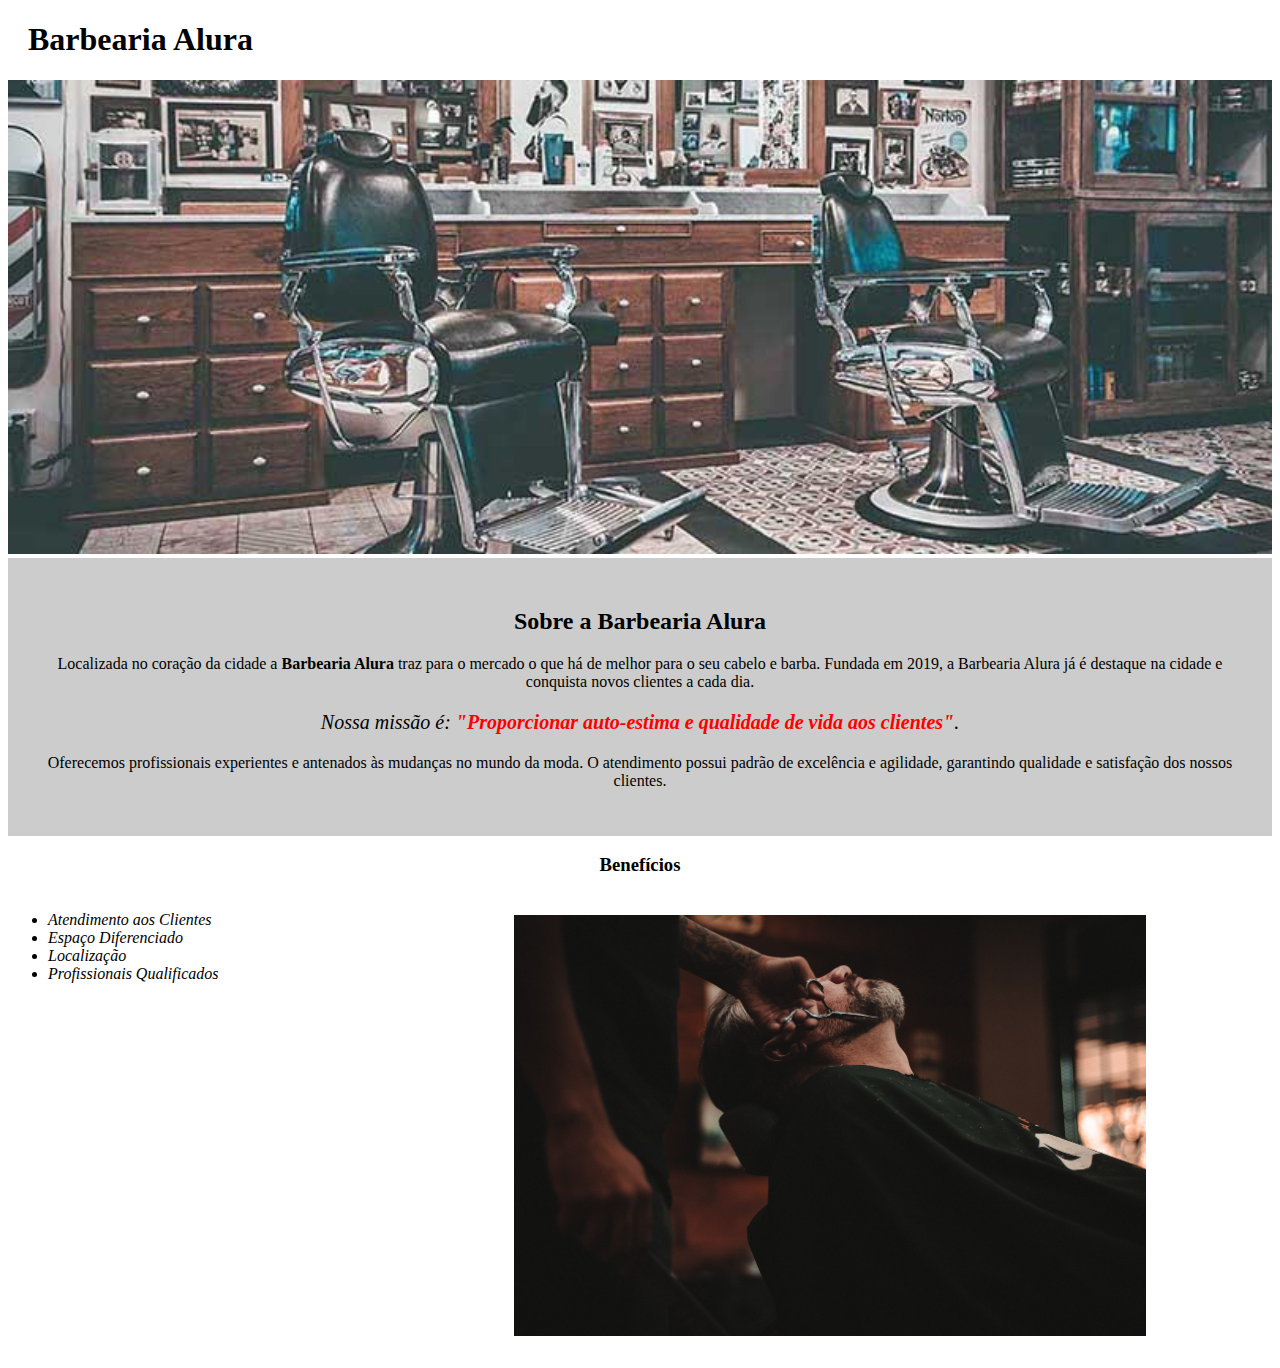
<file: index.html>
<!DOCTYPE html>
<html lang="pt-br">

<head>
    <meta charset="UTF-8">
    <title>Barbearia Alura</title>
    <link rel="stylesheet" href="style.css">
</head>

<body>

    <header>
        <h1 class="titulo-principal">Barbearia Alura</h1>
    </header>

    <img id="banner" src="banner.jpg">

    <div class="principal">
        <h2 class="titulo-centralizado">Sobre a Barbearia Alura</h2>

        <p>Localizada no coração da cidade a <strong>Barbearia Alura</strong> traz para o mercado o que há de melhor para o seu cabelo e barba. Fundada em 2019, a Barbearia Alura já é destaque na cidade e conquista novos clientes a cada dia.</p>

        <p id="missao"><em>Nossa missão é: <strong>"Proporcionar auto-estima e qualidade de vida aos clientes"</strong>.</em></p>

        <p>Oferecemos profissionais experientes e antenados às mudanças no mundo da moda. O atendimento possui padrão de excelência e agilidade, garantindo qualidade e satisfação dos nossos clientes.</p>

    </div>

    <div class="beneficios">

        <h3 class="titulo-centralizado">Benefícios</h3>
        <ul>
            <li class="itens">Atendimento aos Clientes</li>
            <li class="itens">Espaço Diferenciado</li>
            <li class="itens">Localização</li>
            <li class="itens">Profissionais Qualificados</li>
        </ul>

        <img class="imagem-beneficios" src="beneficios.jpg">
    </div>

</body>

</html>
</file>
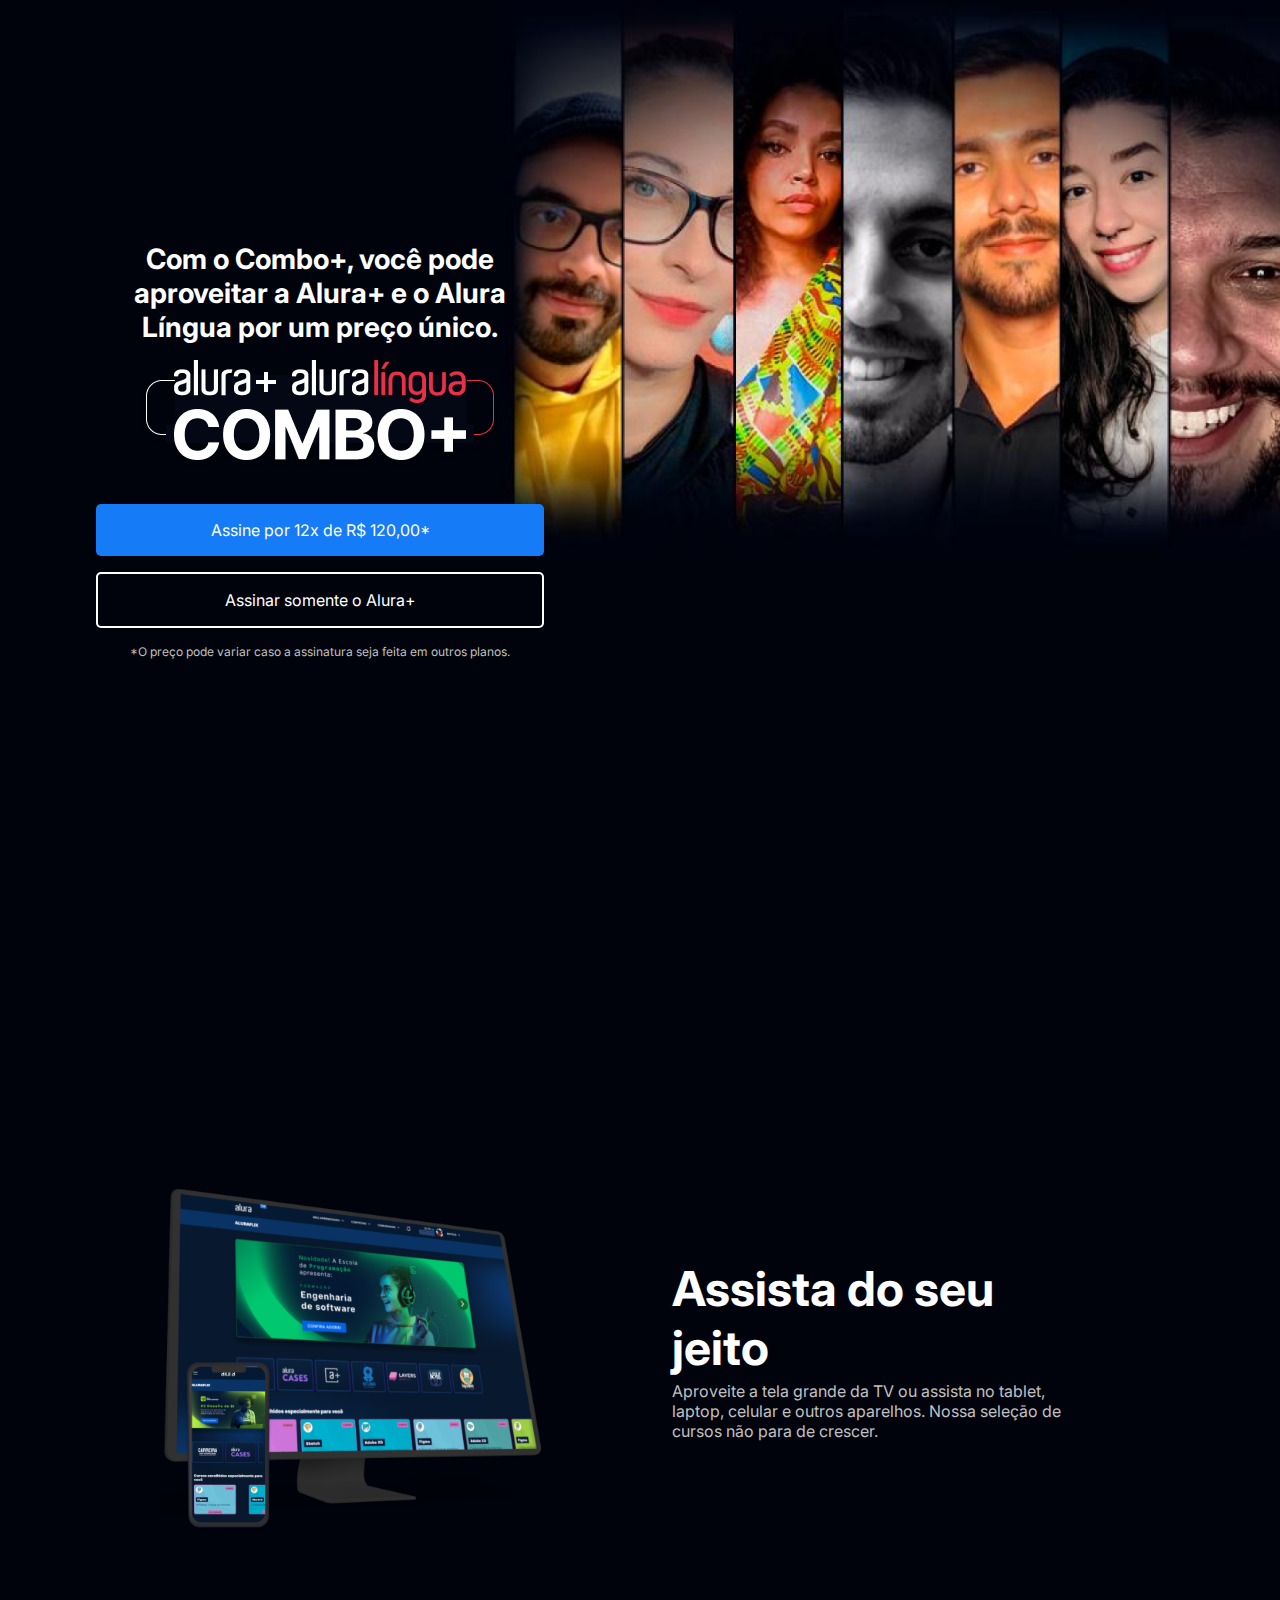
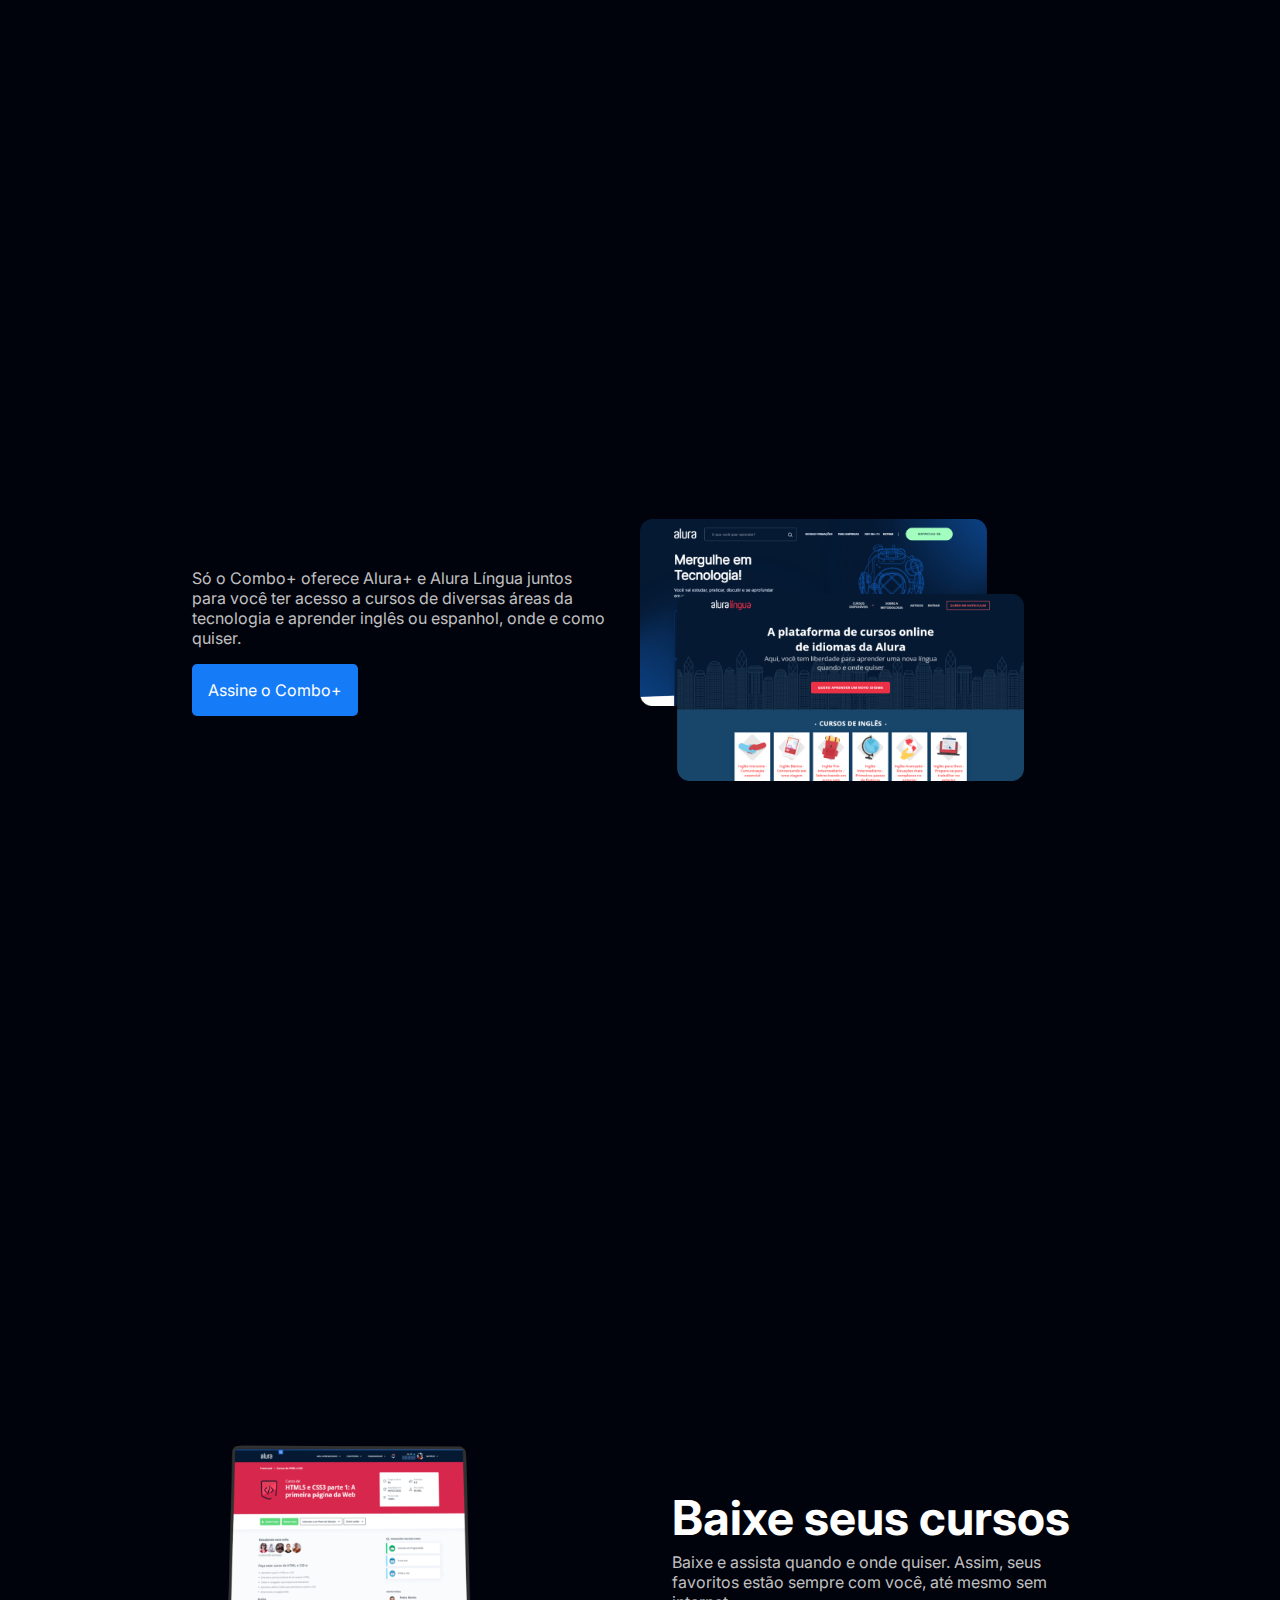
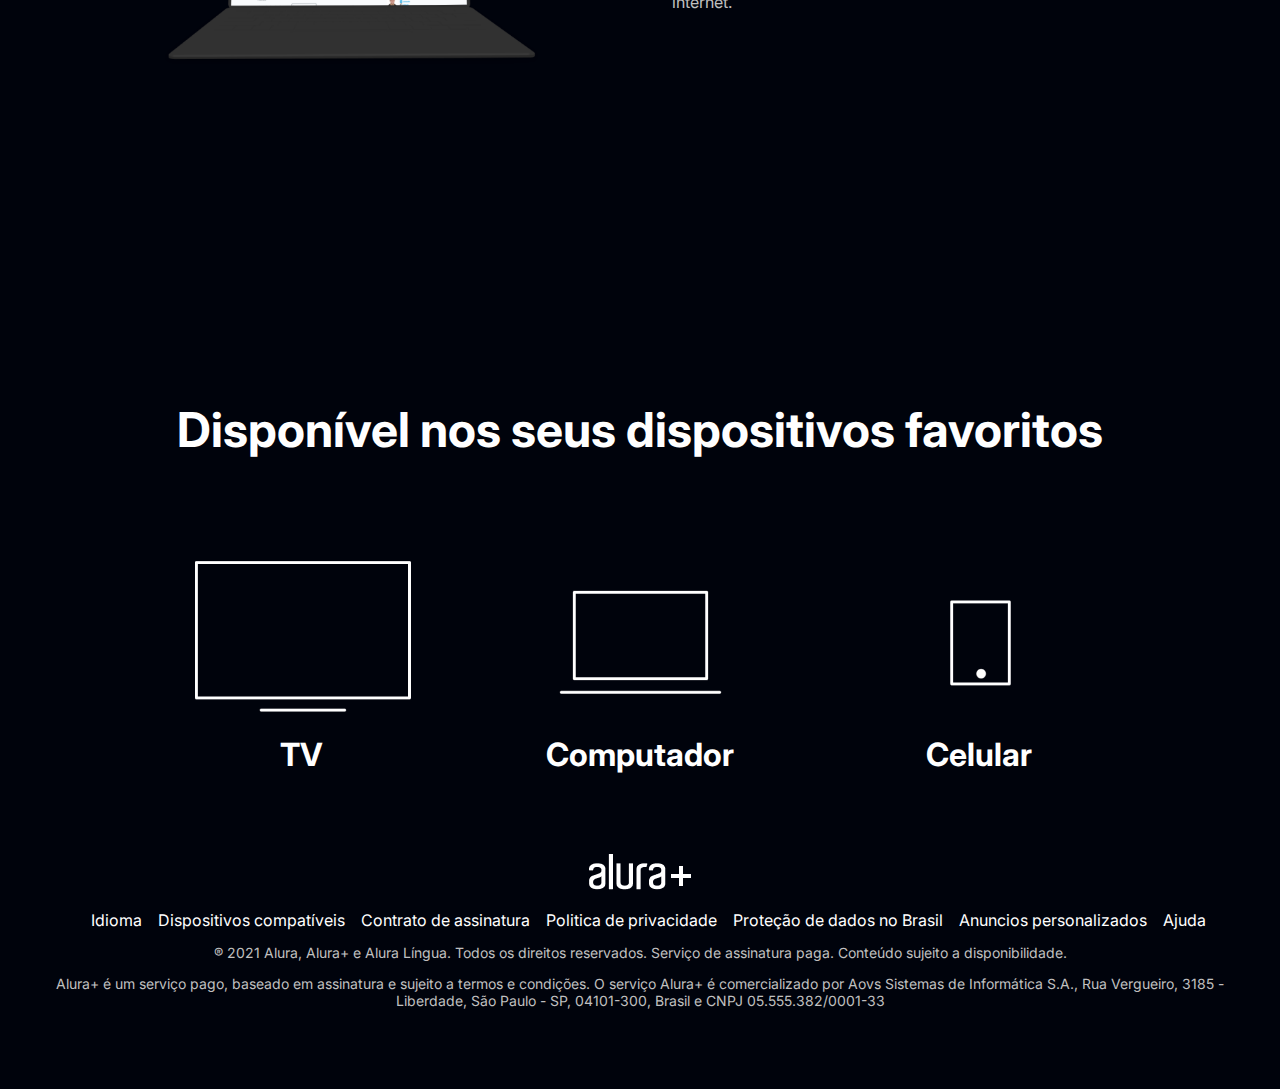
<file: aluraplus/index.html>
<!DOCTYPE html>
<html>

<head>
    <title>Alura Plus</title>
    <meta charset="UTF-8">
    <meta name="viewport" content="width=device-width, initial-scale=1">
    <link rel="stylesheet" href="styles.css">
    <link rel="preconnect" href="https://fonts.googleapis.com">
    <link rel="preconnect" href="https://fonts.gstatic.com" crossorigin>
    <link href="https://fonts.googleapis.com/css2?family=Inter:wght@400;700&display=swap" rel="stylesheet">
</head>

<body>
    <section class="principal container">
        <div class="container__caixa">
            <h1 class="container__titulo">Com o Combo+, você pode aproveitar a Alura+ e o Alura Língua por um preço
                único.</h1>
            <img src="img/Combo.png" alt="O combo+ é a junção do alura+ e o alura língua" class="container__imagem">
            <a href="www.alura.com.br" class="container__botao">Assine por 12x de R$ 120,00*</a>
            <a href="www.alura.com.br" class="container__botao botao_secundario">Assinar somente o Alura+</a>
            <p class="container__aviso">*O preço pode variar caso a assinatura seja feita em outros planos.</p>
        </div>
    </section>

    <section class="container secundario">
        <img src="img/Plataformas.png" alt="Um monitor e um celular com a alura plus aberta" class="secundario__imagem">
        <div class="container__descricao">
            <h2 class="descricao__titulo">Assista do seu jeito</h2>
            <p class="descricao__texto">Aproveite a tela grande da TV ou assista no tablet, laptop, celular e outros
                aparelhos. Nossa seleção de cursos não para de crescer.</p>
        </div>
    </section>

    <section class="container secundario">
        <div class="container__descricao">
            <p class="descricao__texto">
                Só o Combo+ oferece Alura+ e Alura Língua juntos para você ter acesso a cursos de diversas áreas da
                tecnologia e aprender inglês ou espanhol, onde e como quiser.
            </p>
            <a href="www.alura.com.br" class="container__botao secundario__botao" container>Assine o Combo+</a>
        </div>
        <img src="img/Telas.png" alt="Tela do alura+ e alura língua" class="secundario__imagem">
    </section>

    <section class="container secundario">
        <img src="img/Notebook.png" alt="Notebook com a página do curso HTML5 e CSS3 da Alura aberta"
            class="secundario__imagem">
        <div class="container__descricao">
            <h2 class="descricao__titulo">Baixe seus cursos</h2>
            <p class="descricao__texto">Baixe e assista quando e onde quiser. Assim, seus favoritos estão sempre com
                você, até mesmo sem internet.</p>
        </div>
    </section>

    <section class="dispositivos">
        <h2 class="dispositivos__titulo">Disponível nos seus dispositivos favoritos</h2>
        <ul class="dispositivos__lista">
            <li>
                <img src="img/tv.png" alt="Ícone de televisão">
                <h3 class="lista__item">TV</h3>
            </li>
            <li>
                <img src="img/computador.png" alt="Ícone de computador">
                <h3 class="lista__item">Computador</h3>
            </li>
            <li>
                <img src="img/celular.png" alt="Ícone de celular">
                <h3 class="lista__item">Celular</h3>
            </li>
        </ul>
    </section>

    <footer class="rodape">
        <img src="img/Logo.png" alt="Alura+" class="rodape__logo">
        <ul class="rodape__lista">
            <li class="lista__link">
                <a href="#">Idioma</a>
            </li>
            <li class="lista__link">
                <a href="#">Dispositivos compatíveis</a>
            </li>
            <li class="lista__link">
                <a href="#">Contrato de assinatura</a>
            </li>
            <li class="lista__link">
                <a href="#">Politica de privacidade</a>
            </li>
            <li class="lista__link">
                <a href="#">Proteção de dados no Brasil</a>
            </li>
            <li class="lista__link">
                <a href="#">Anuncios personalizados</a>
            </li>
            <li class="lista__link">
                <a href="#">Ajuda</a>
            </li>
        </ul>
        <p class="rodape__texto">® 2021 Alura, Alura+ e Alura Língua. Todos os direitos reservados. Serviço de
            assinatura paga. Conteúdo sujeito a disponibilidade.</p>
        <p class="rodape__texto">Alura+ é um serviço pago, baseado em assinatura e sujeito a termos e condições. O
            serviço Alura+ é comercializado por Aovs Sistemas de Informática S.A., Rua Vergueiro, 3185 - Liberdade, São
            Paulo - SP, 04101-300, Brasil e CNPJ 05.555.382/0001-33</p>
    </footer>

</body>

</html>
</file>
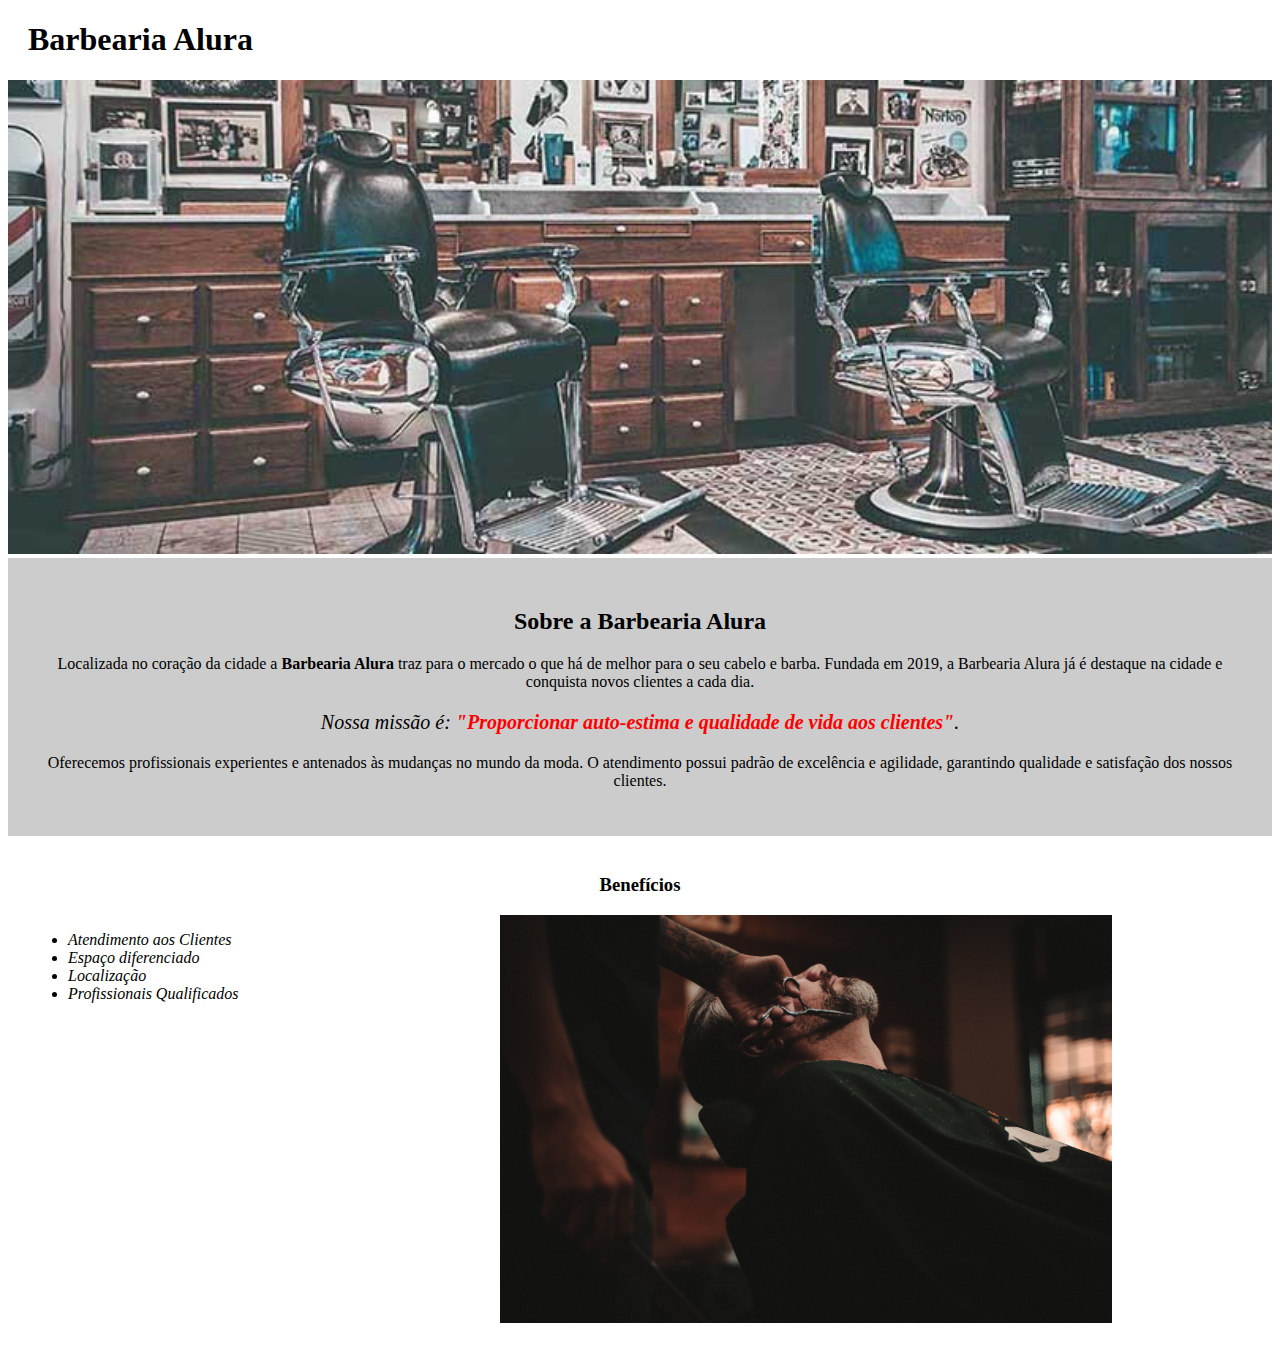
<file: Barbearia Alura 3/index.html>
<!DOCTYPE html>
<html lang="pt-br">
	<head>
		<meta charset="UTF-8">
		<title>Barbearia Alura</title>
		<link rel="stylesheet" href="style-home.css">
	</head>

	<body>
		<header>
			<h1 class="titulo-principal">Barbearia Alura</h1>
		</header>
		<img id="banner" src="banner.jpg">
		<div class="principal">
			<h2 class="titulo-centralizado">Sobre a Barbearia Alura</h2>
	 
			<p>Localizada no coração da cidade a <strong>Barbearia Alura</strong> traz para o mercado o que há de melhor para o seu cabelo e barba. Fundada em 2019, a Barbearia Alura já é destaque na cidade e conquista novos clientes a cada dia.</p>

			<p id="missao"><em>Nossa missão é: <strong>"Proporcionar auto-estima e qualidade de vida aos clientes"</strong>.</em></p>

			<p>Oferecemos profissionais experientes e antenados às mudanças no mundo da moda. O atendimento possui padrão de excelência e agilidade, garantindo qualidade e satisfação dos nossos clientes.</p>
		</div>

		<div class="beneficios">
			<h3 class="titulo-centralizado">Benefícios</h3>

			<ul>
				<li class="itens">Atendimento aos Clientes</li>
				<li class="itens">Espaço diferenciado</li>
				<li class="itens">Localização</li>
				<li class="itens">Profissionais Qualificados</li>
			</ul>

			<img src="beneficios.jpg" class="imagembeneficios">
		</div>
	</body>
</html>
</file>
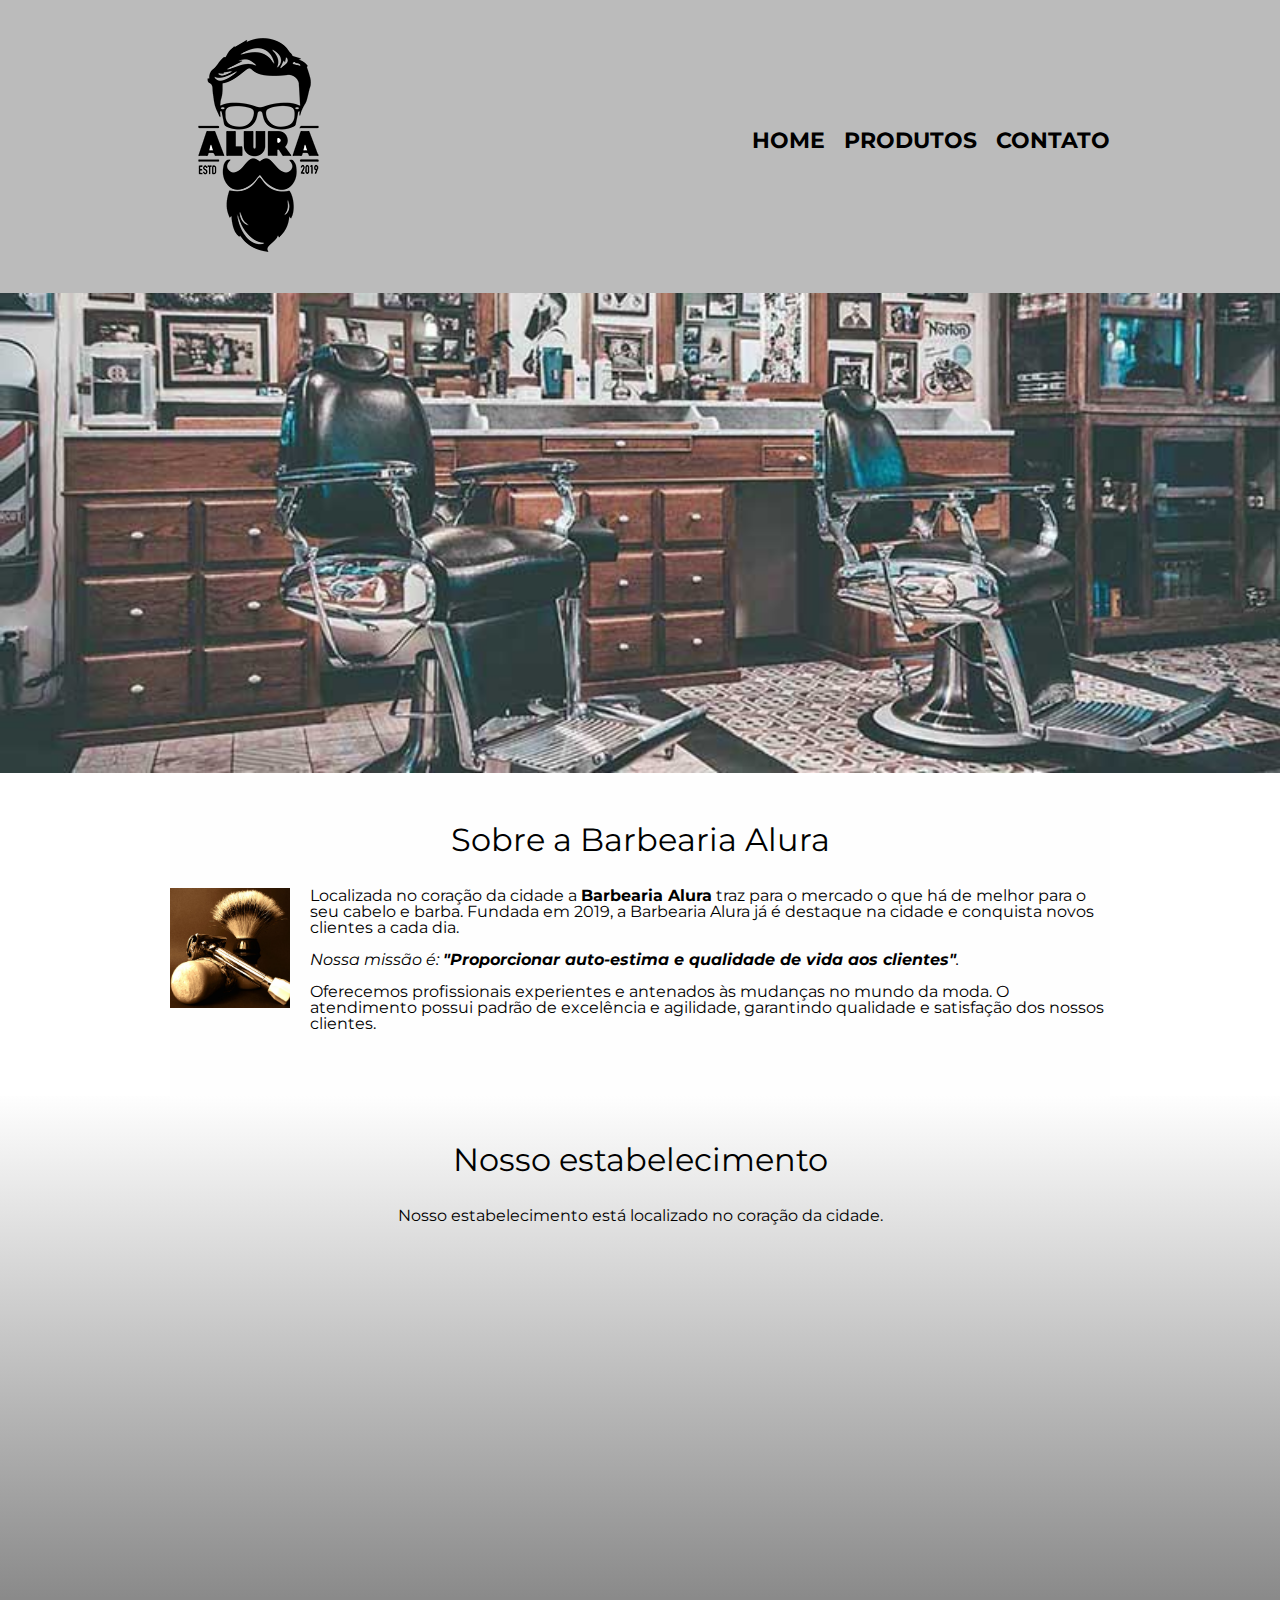
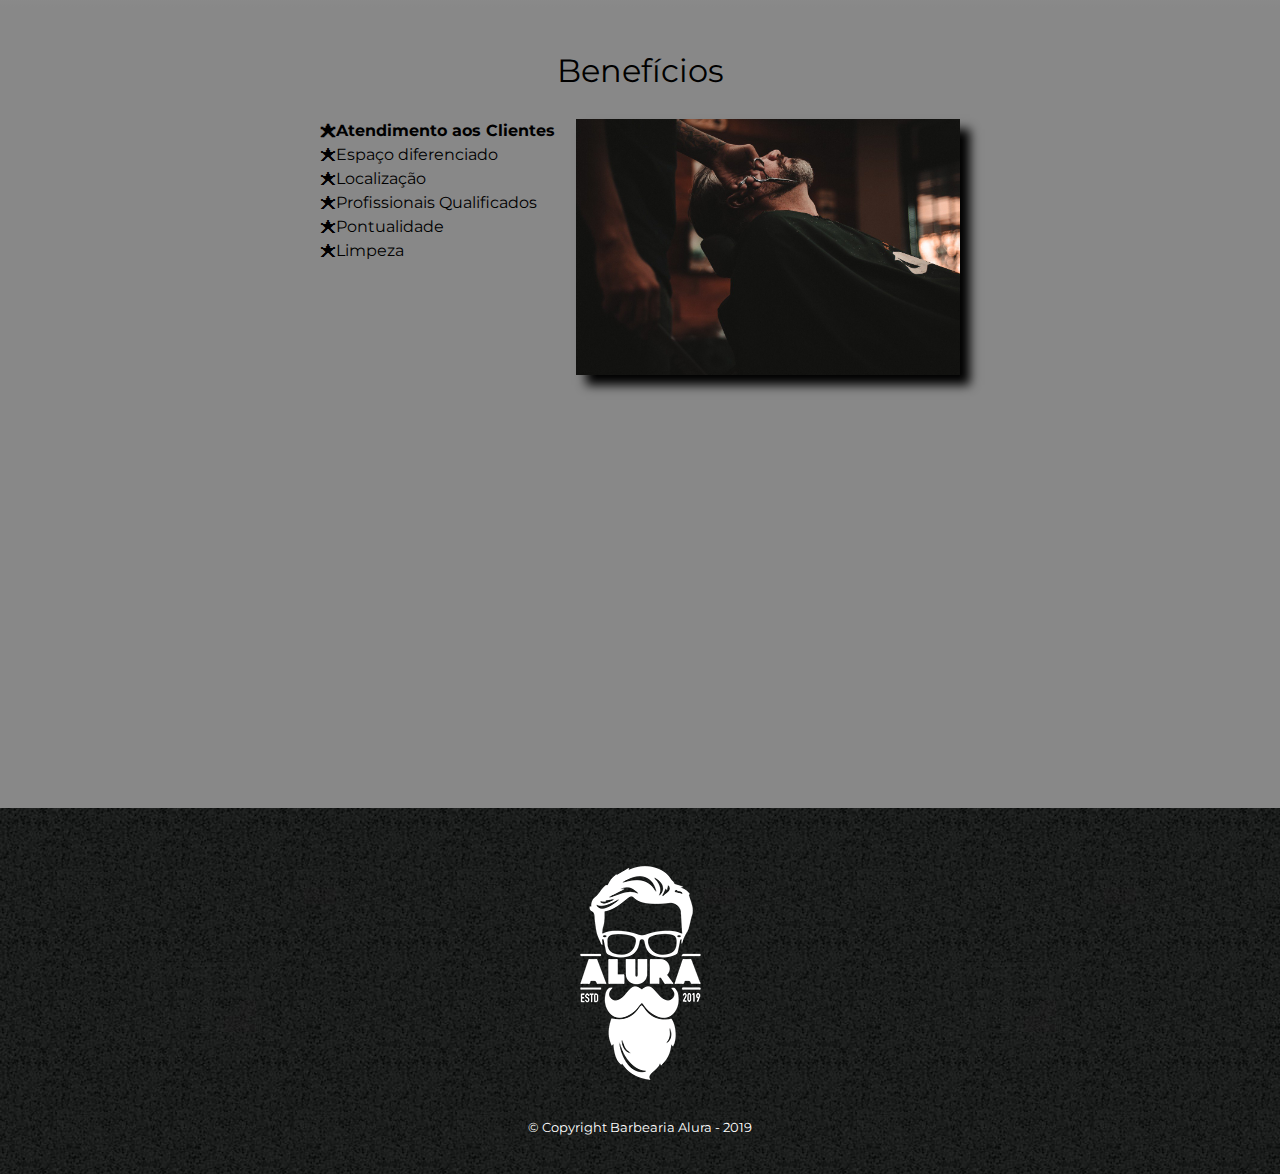
<file: Barbearia Alura 4 - Responsivo/index.html>
<!DOCTYPE html>
<html lang="pt-br">
	<head>
		<meta charset="UTF-8">
		<meta name="viewport" content="width=device-width">
		<title>Barbearia Alura</title>

		<link rel="stylesheet" href="reset.css">
		<link rel="stylesheet" href="style.css">
		<link href="https://fonts.googleapis.com/css?family=Montserrat&display=swap" rel="stylesheet">
	</head>

	<body>
		<header>
			<div class="caixa">
				<h1><img src="logo.png"></h1>

				<nav>
					<ul>
						<li><a href="index.html">Home</a></li>
						<li><a href="produtos.html">Produtos</a></li>
						<li><a href="contato.html">Contato</a></li>
					</ul>
				</nav>
			</div>
		</header>

		<img class="banner" src="banner.jpg">

		<main>
			<section class="principal">
				<h2 class="titulo-principal">Sobre a Barbearia Alura</h2>

				<img class="utensilios" src="utensilios.jpg" alt="Utensilios de um barbeiro.">
		 
				<p>Localizada no coração da cidade a <strong>Barbearia Alura</strong> traz para o mercado o que há de melhor para o seu cabelo e barba. Fundada em 2019, a Barbearia Alura já é destaque na cidade e conquista novos clientes a cada dia.</p>

				<p id="missao"><em>Nossa missão é: <strong>"Proporcionar auto-estima e qualidade de vida aos clientes"</strong>.</em></p>

				<p>Oferecemos profissionais experientes e antenados às mudanças no mundo da moda. O atendimento possui padrão de excelência e agilidade, garantindo qualidade e satisfação dos nossos clientes.</p>
			</section>

			<section class="mapa">
				<h3 class="titulo-principal">Nosso estabelecimento</h3>
				<p>Nosso estabelecimento está localizado no coração da cidade.</p>

				<div class="mapa-conteudo">
					<iframe src="https://www.google.com/maps/embed?pb=!1m18!1m12!1m3!1d3656.4483278365396!2d-46.63466568562861!3d-23.588249068469487!2m3!1f0!2f0!3f0!3m2!1i1024!2i768!4f13.1!3m3!1m2!1s0x94ce5a2b2ed7f3a1%3A0xab35da2f5ca62674!2sCaelum!5e0!3m2!1spt-BR!2sbr!4v1568814489656!5m2!1spt-BR!2sbr" width="100%" height="300" frameborder="0" style="border:0;" allowfullscreen=""></iframe>
				</div>
			</section>

			<section class="beneficios">
				<h3 class="titulo-principal">Benefícios</h3>

				<div class="conteudo-beneficios">
					<ul class="lista-beneficios">
						<li class="itens">Atendimento aos Clientes</li>
						<li class="itens">Espaço diferenciado</li>
						<li class="itens">Localização</li>
						<li class="itens">Profissionais Qualificados</li>
						<li class="itens">Pontualidade</li>
						<li class="itens">Limpeza</li>
					</ul><img src="beneficios.jpg" class="imagem-beneficios">
				</div>

				<div class="video">
					<iframe width="100%" height="315" src="https://www.youtube.com/embed/wcVVXUV0YUY" frameborder="0" allow="accelerometer; autoplay; encrypted-media; gyroscope; picture-in-picture" allowfullscreen></iframe>
				</div>
			</section>
		</main>

		<footer>
			<img src="logo-branco.png">
			<p class="copyright">&copy; Copyright Barbearia Alura - 2019</p>
		</footer>
	</body>
</html>
</file>
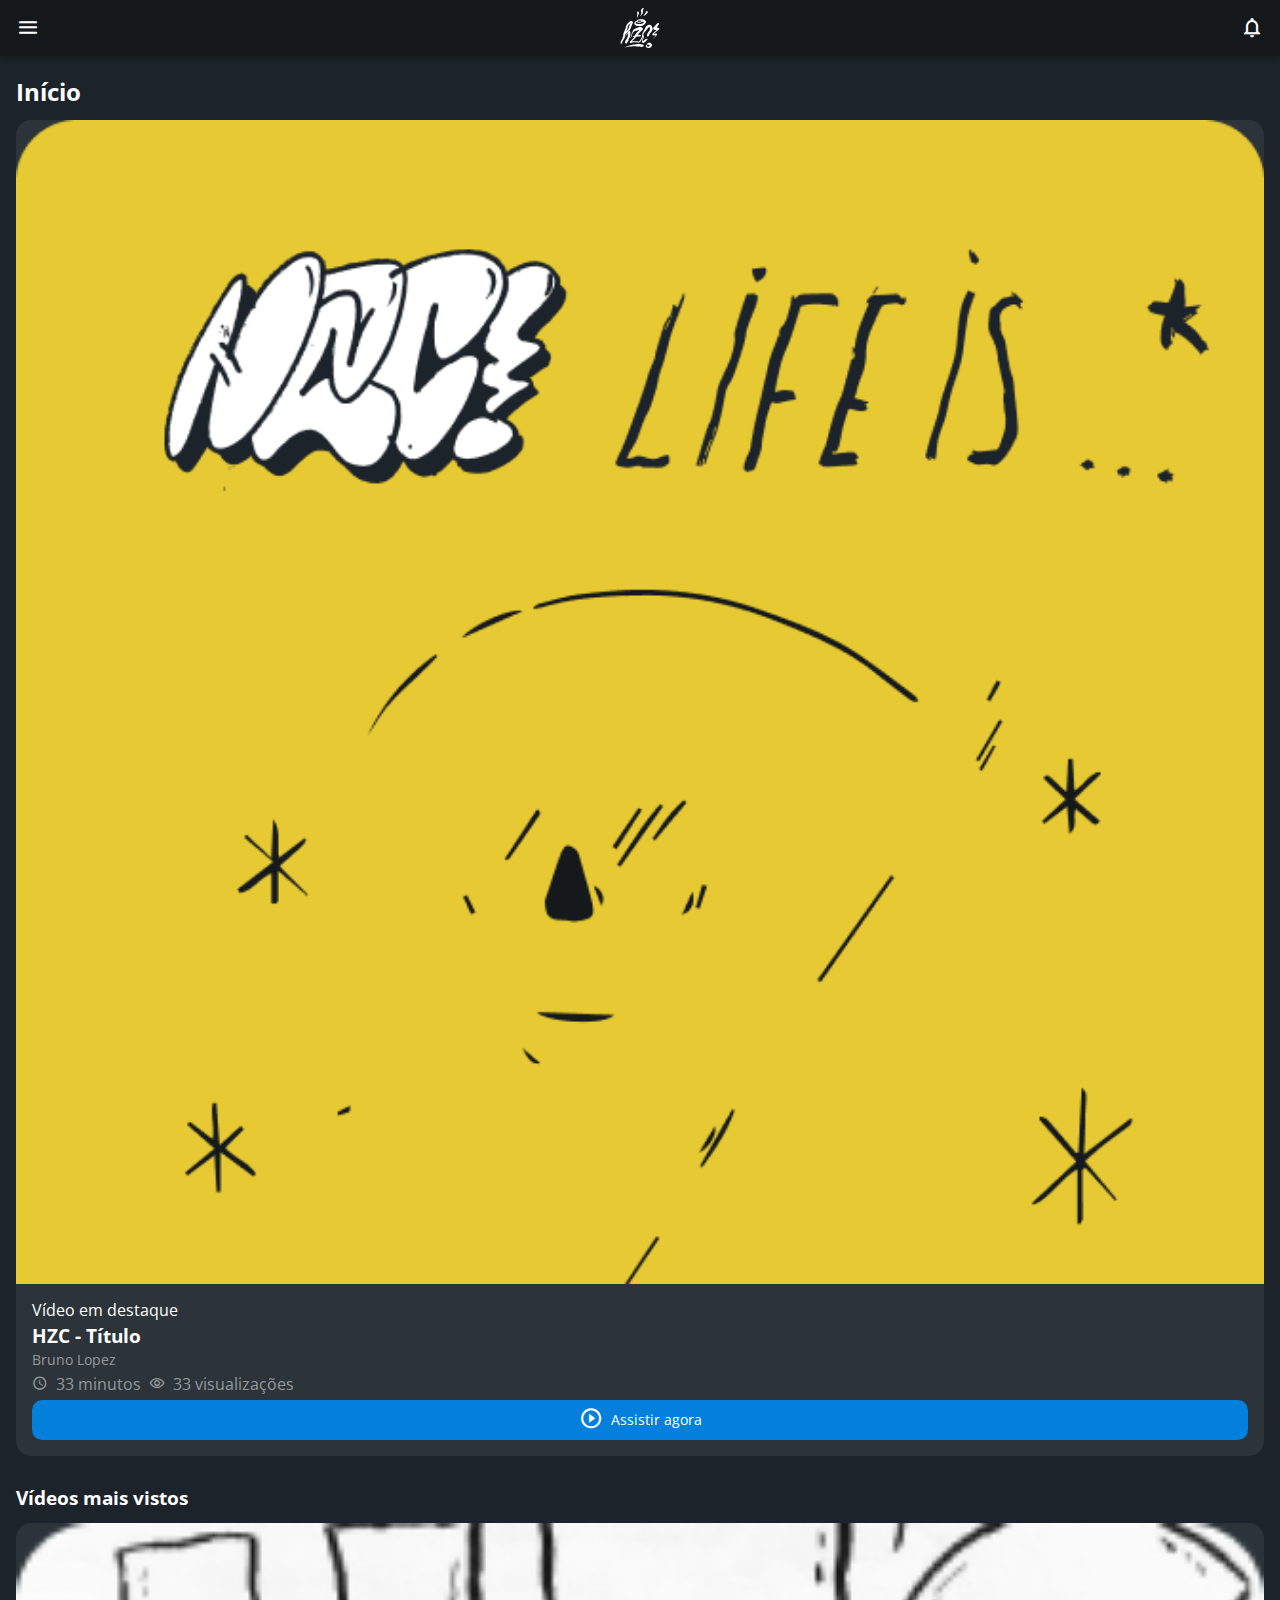
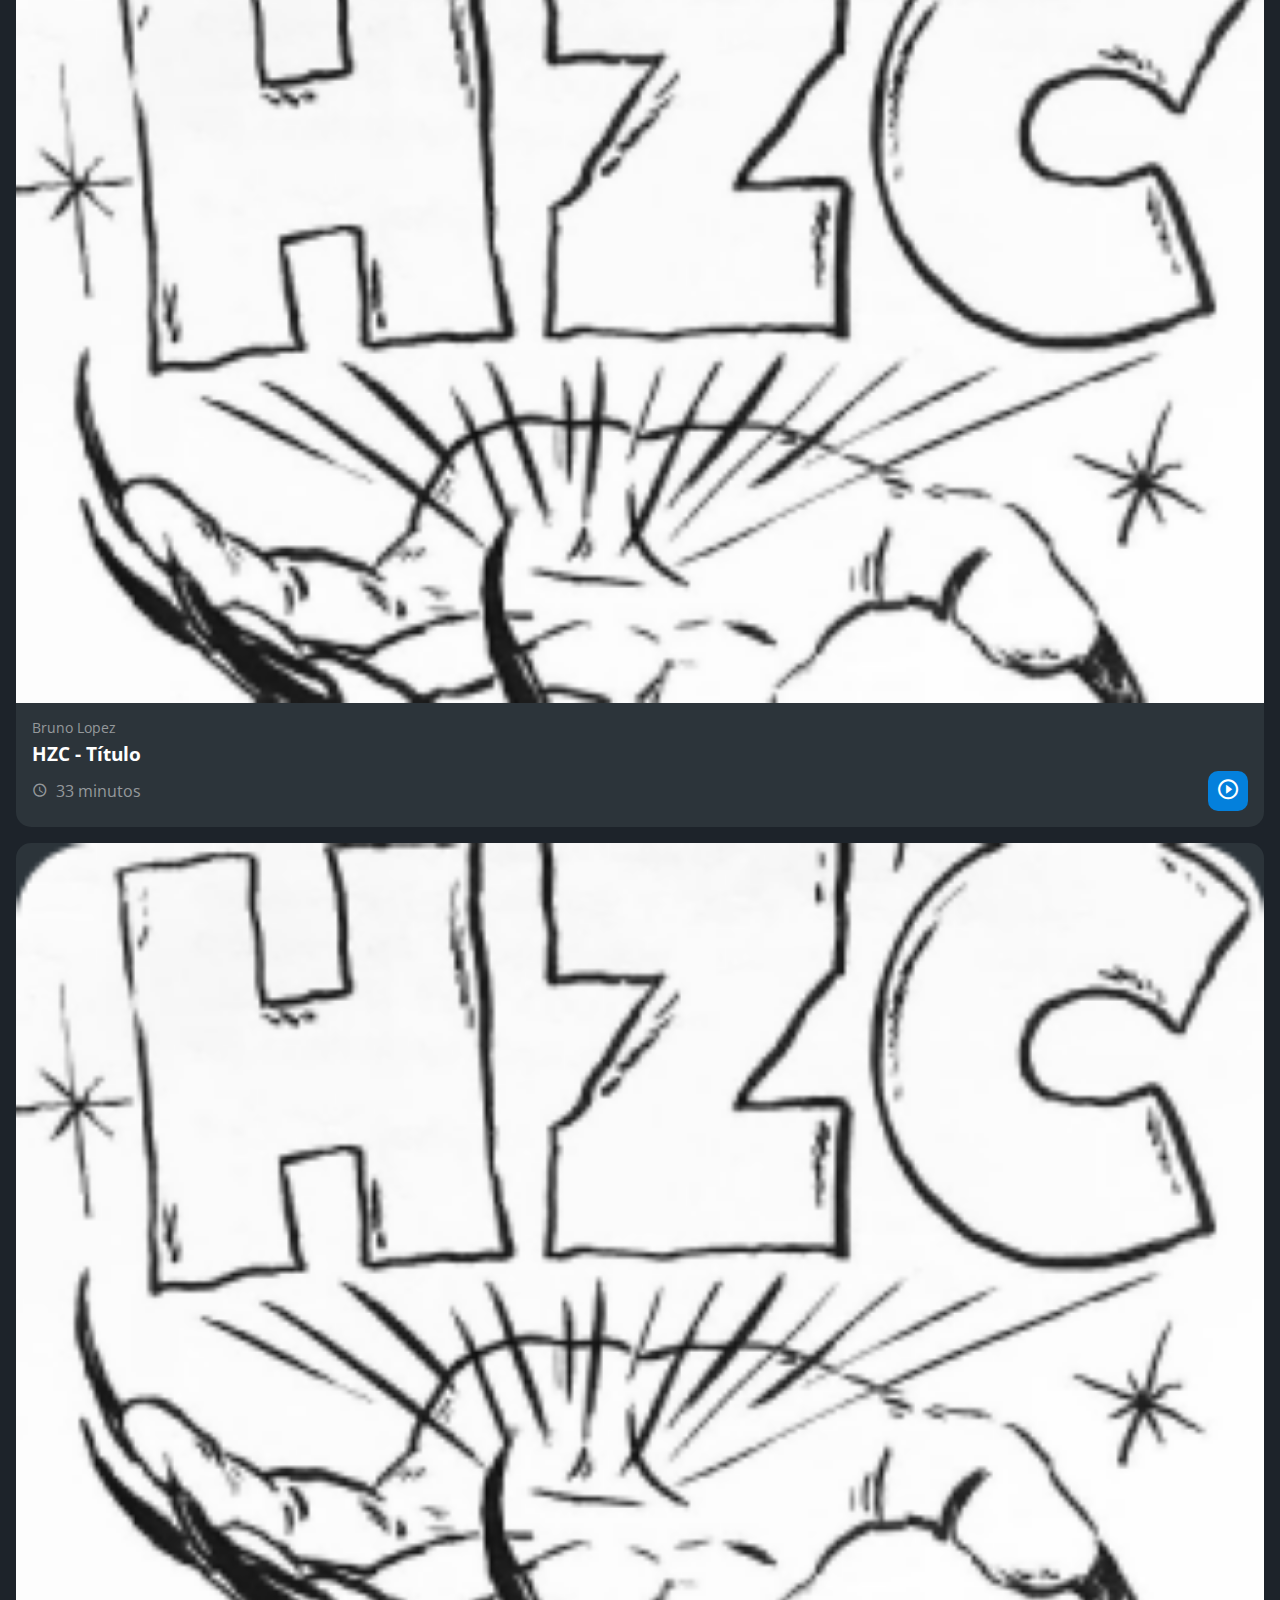
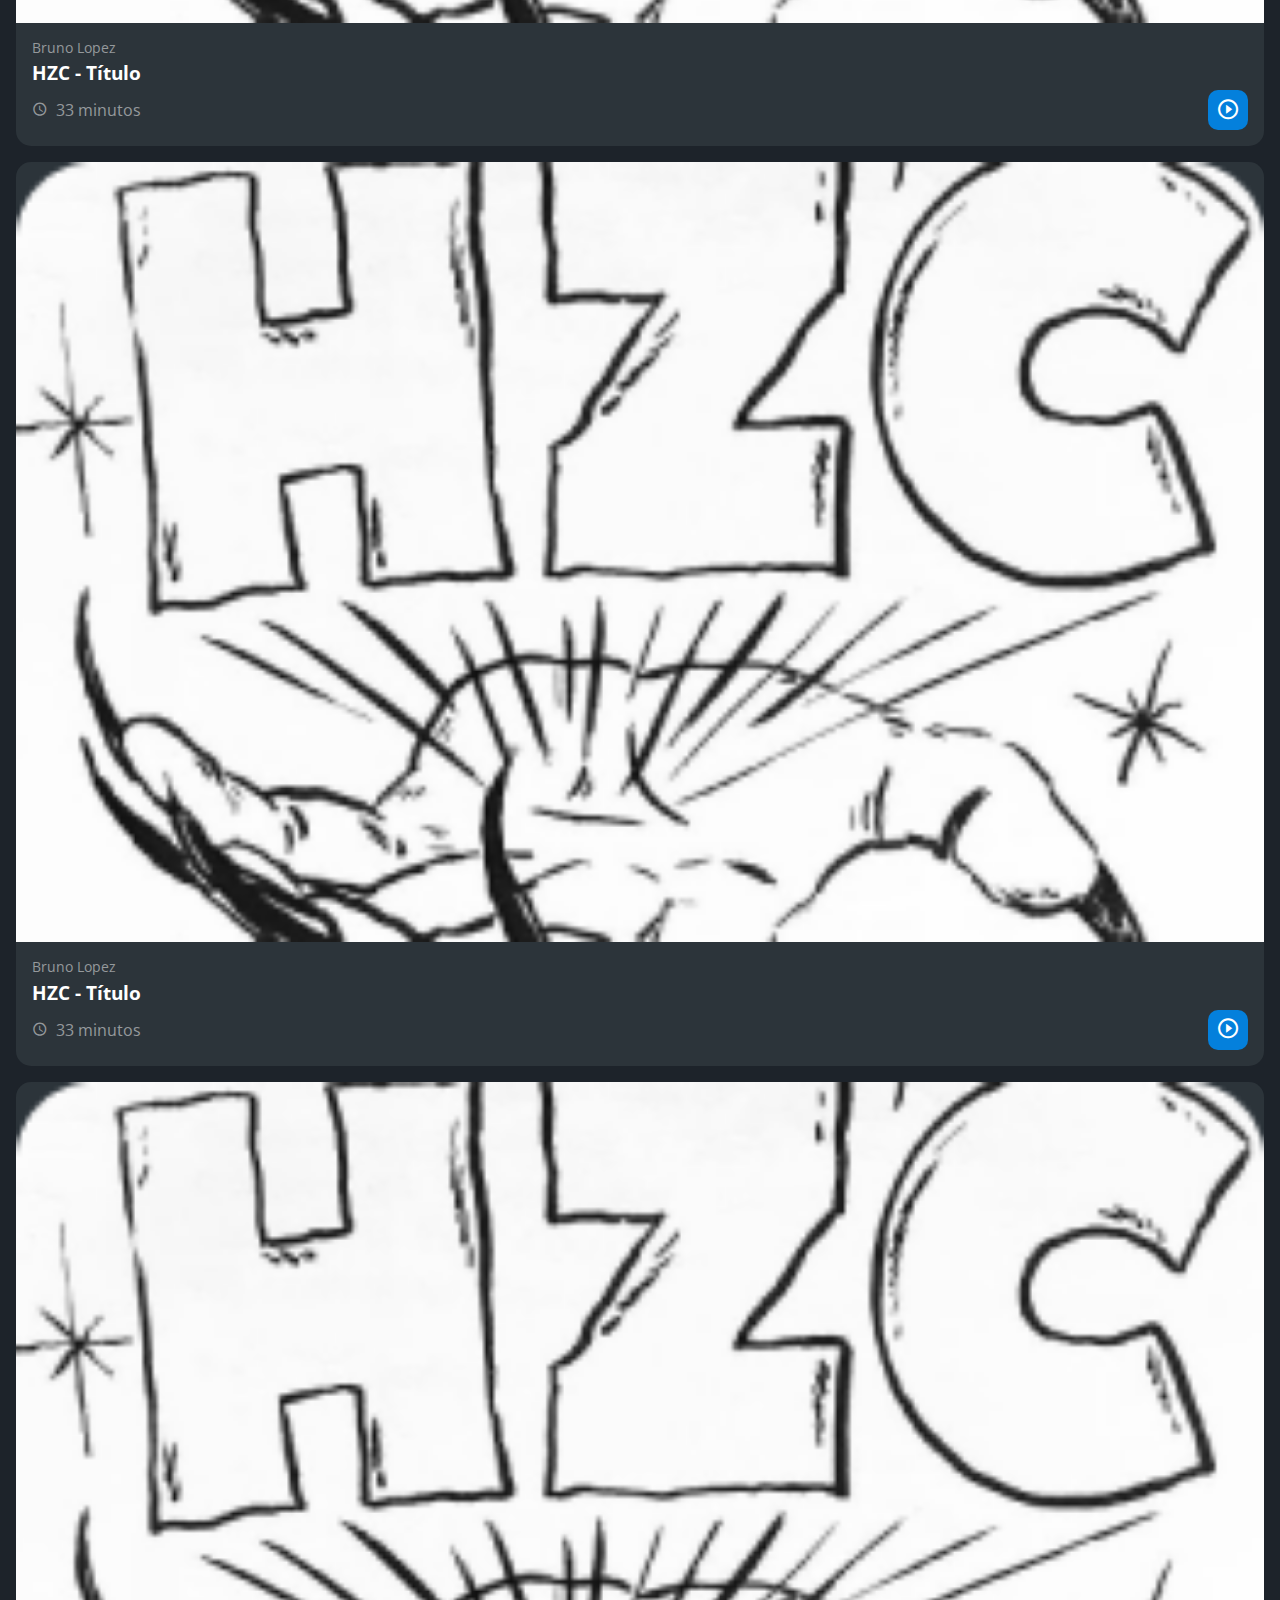
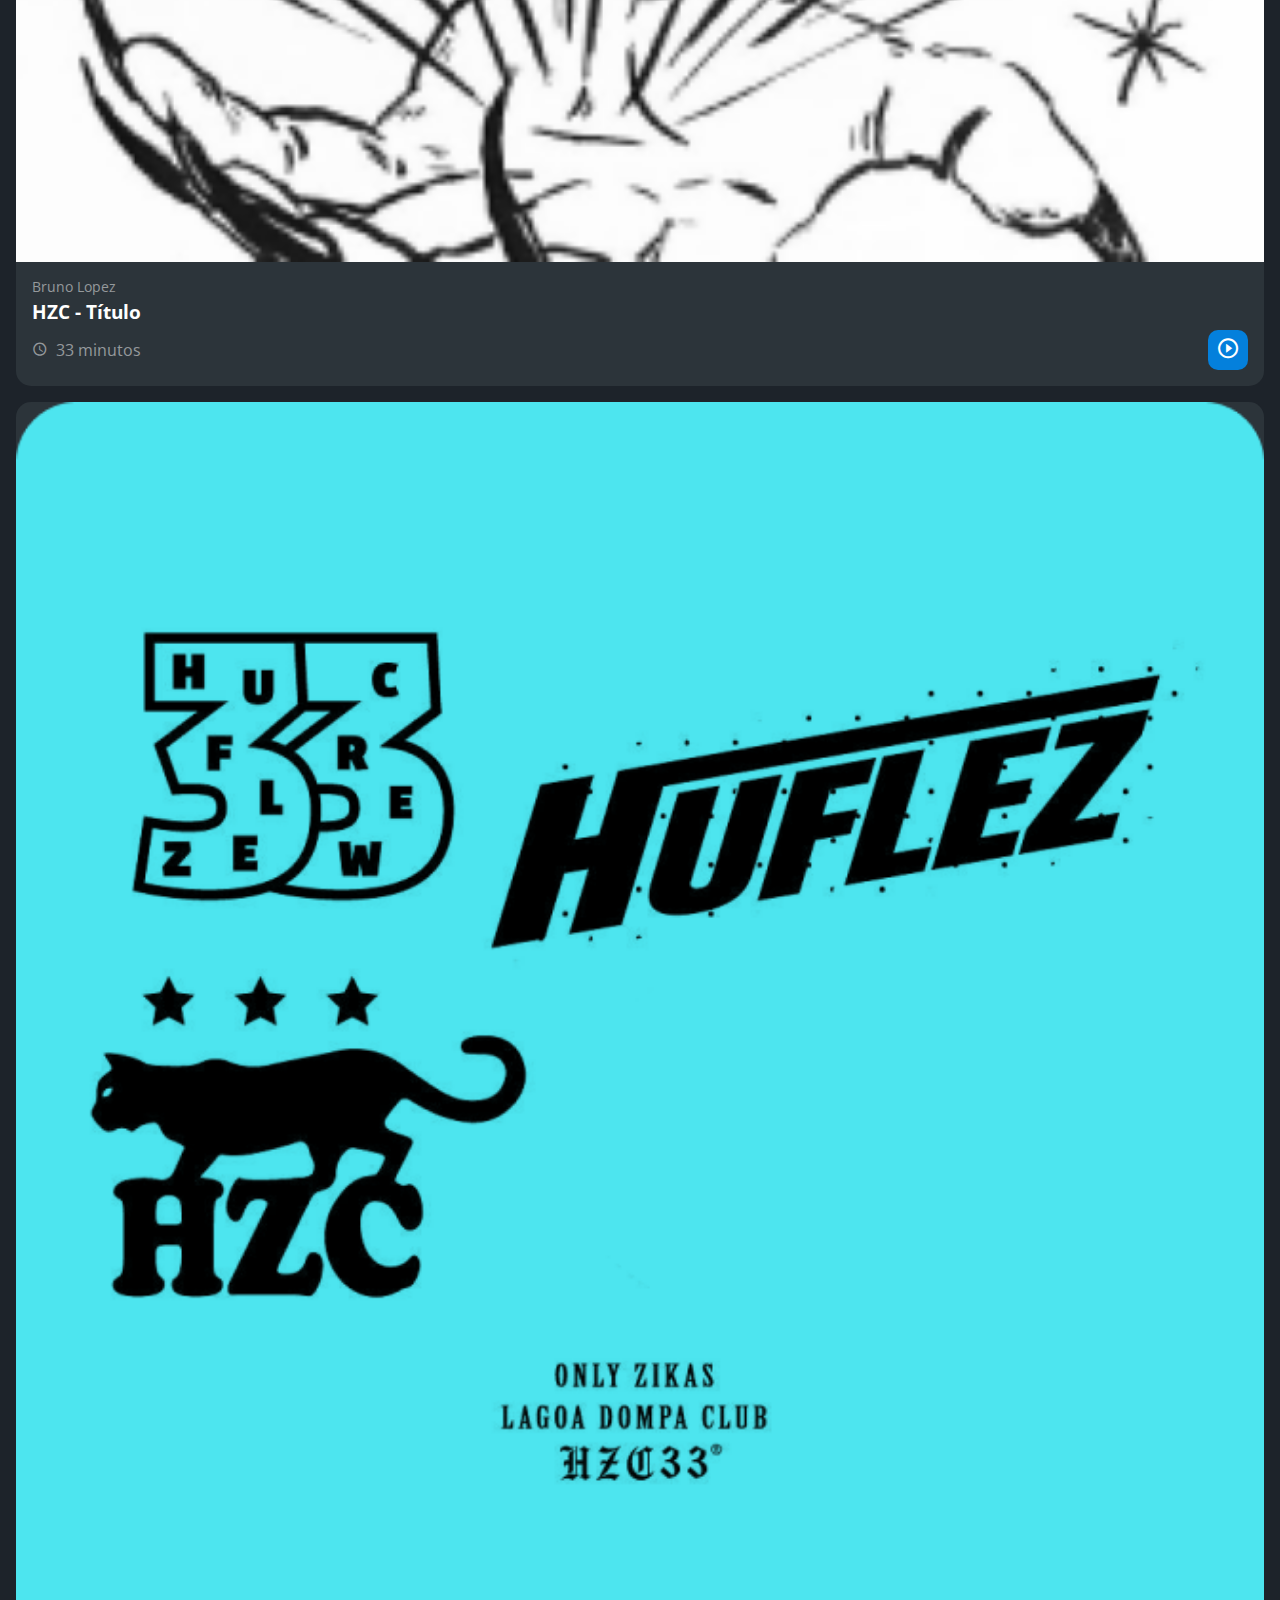
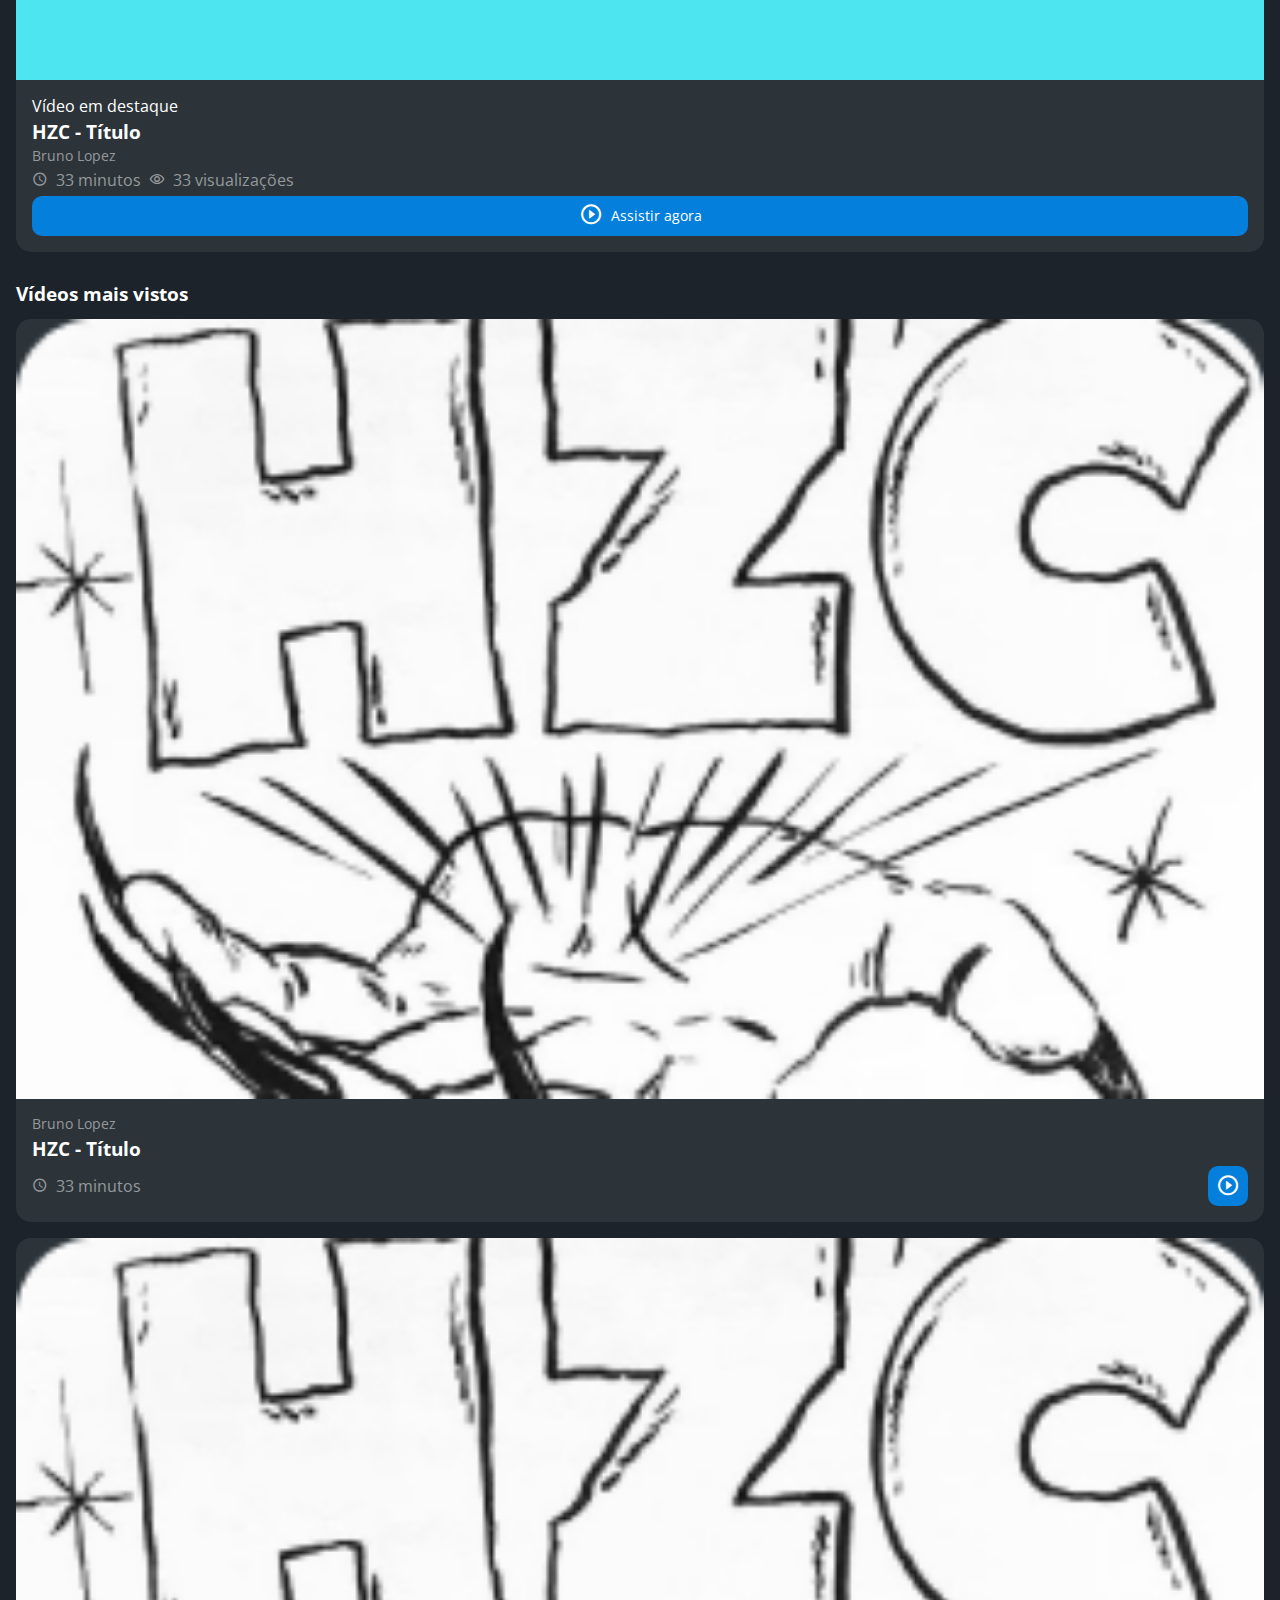
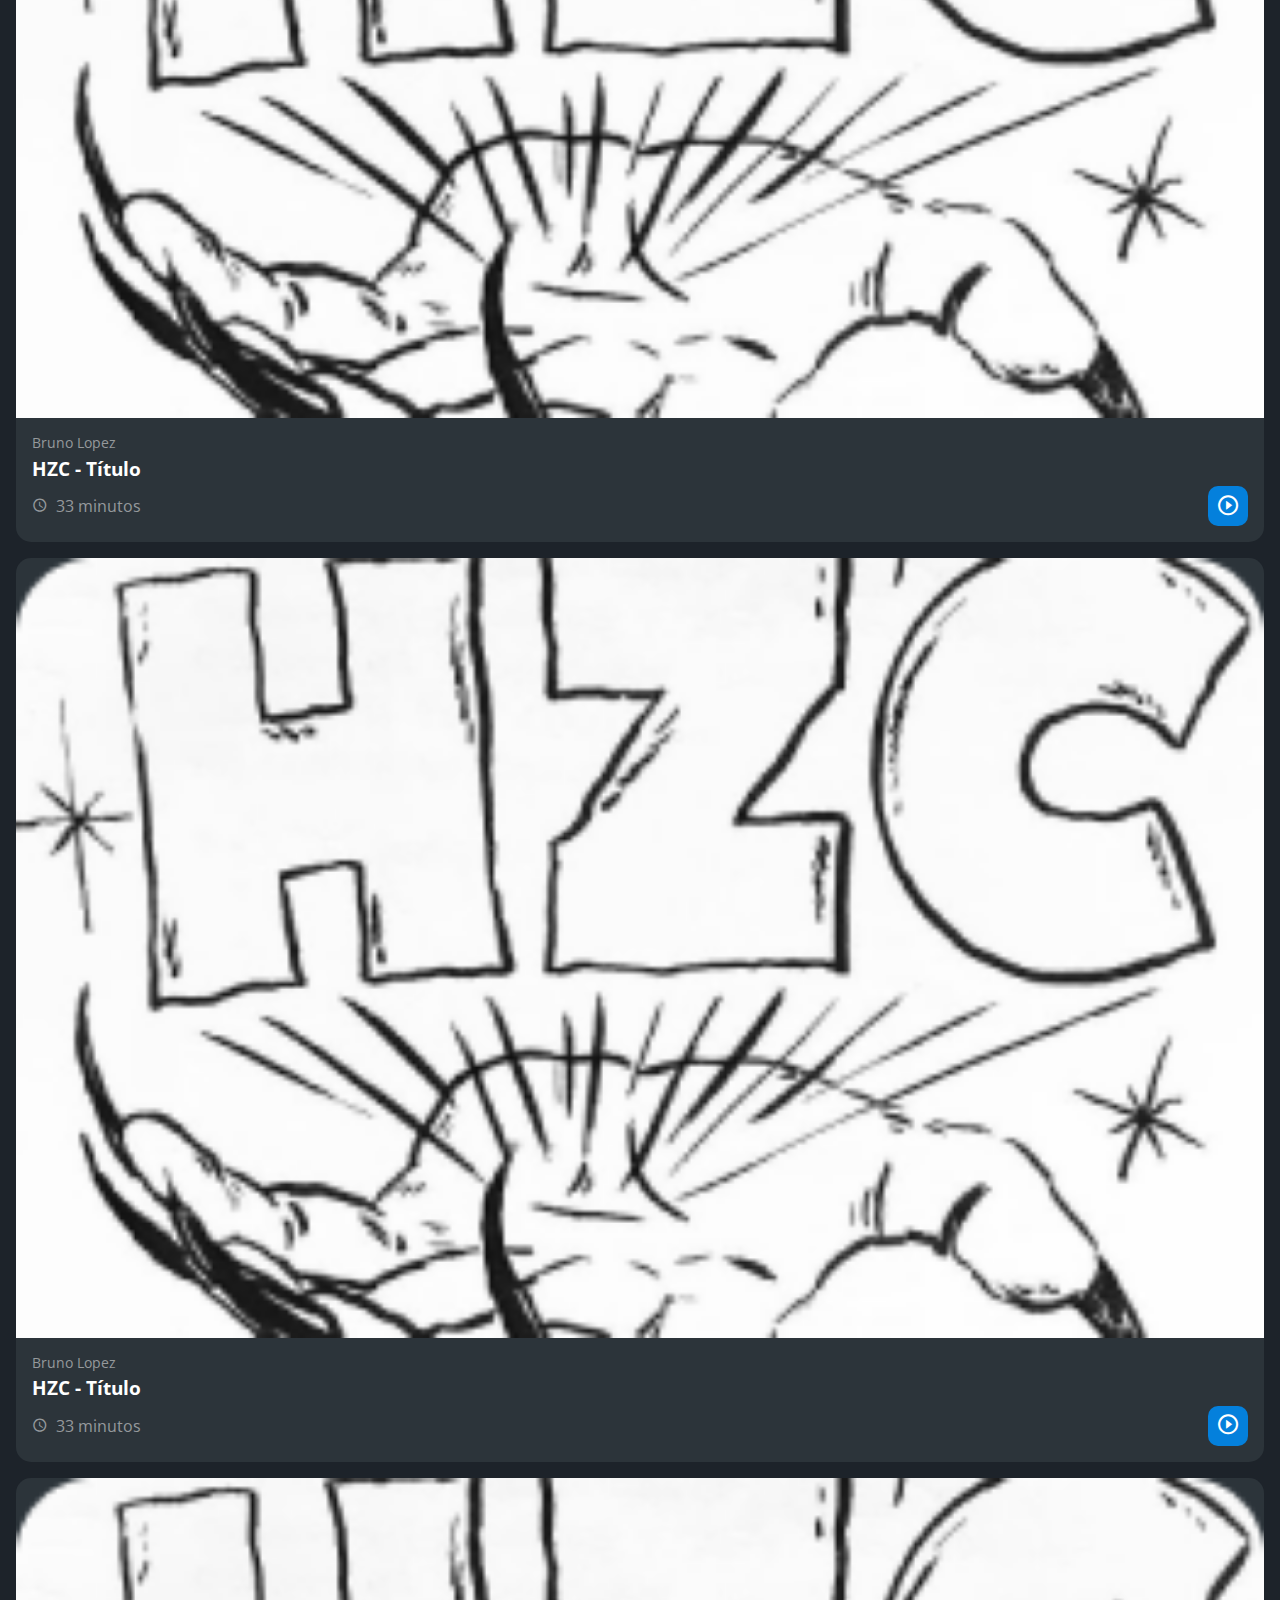
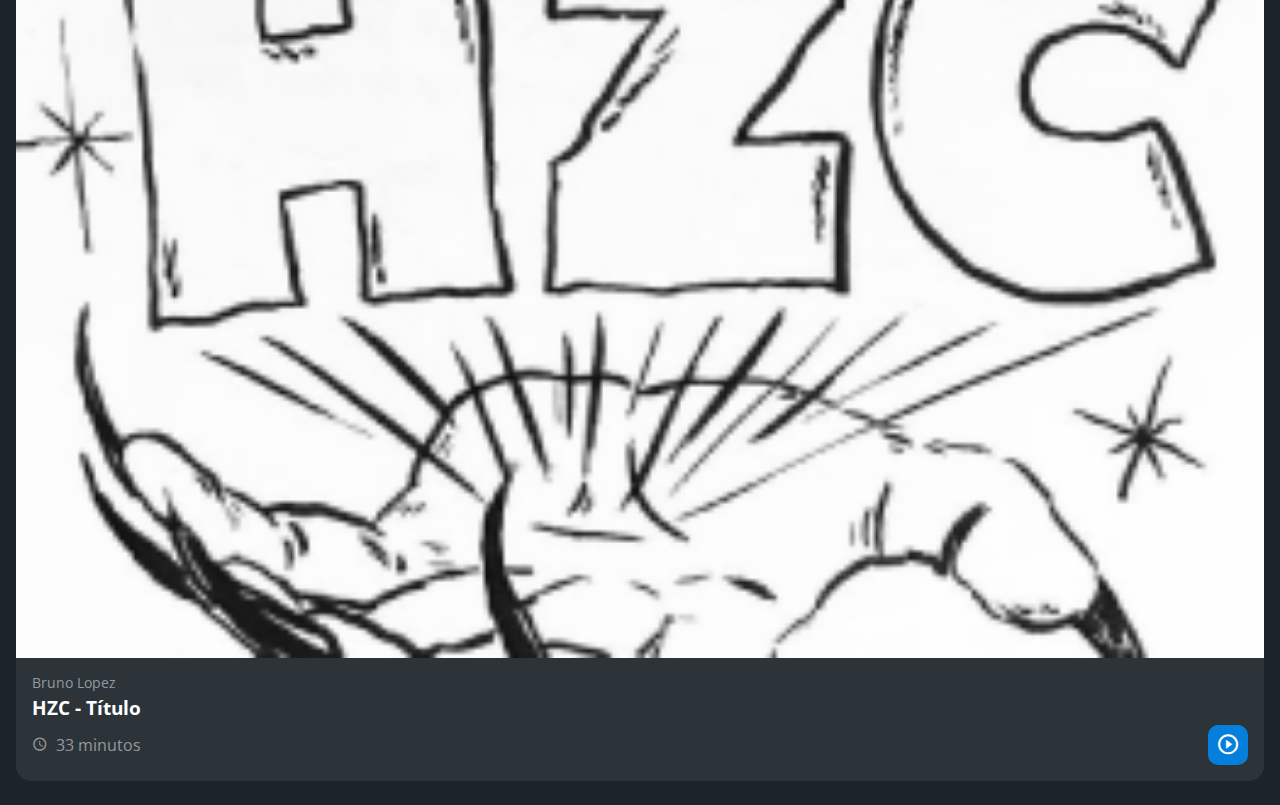
<file: Flex & Grid/index.html>
<!DOCTYPE html>
<html lang="pt-br">
<head>
    <meta charset="UTF-8">
    <meta http-equiv="X-UA-Compatible" content="IE=edge">
    <meta name="viewport" content="width=device-width, initial-scale=1.0">
    <title>HZC | Home</title>
    <link rel="preconnect" href="https://fonts.googleapis.com">
    <link rel="preconnect" href="https://fonts.gstatic.com" crossorigin>
    <link rel="stylesheet" href="https://fonts.googleapis.com/css2?family=Open+Sans:wght@400;600;700&display=swap">
    <link rel="stylesheet" href="assets/css/reset.css">
    <link rel="stylesheet" href="assets/css/estilos.css">
</head>
<body>
    <header class="cabecalho">
        <button class="cabecalho__menu" aria-label="Menu"><i></i></button>
        <img src="assets/img/logo.svg" alt="Logotipo da HZC" class="cabecalho__logo">
        <p class="cabecalho__perfil">Bruno Lopez</p>
        <button class="cabecalho__notificacao" aria-label="Notificação"><i></i></button>
    </header>
    <nav class="menu-lateral">
        <img src="assets/img/logo.svg" alt="Logotipo da HZC" class="menu-lateral__logo">
        <a href="#" class="menu-lateral__link menu-lateral__link--inicio menu-lateral__link--ativo">Início</a>
        <a href="#" class="menu-lateral__link menu-lateral__link--videos">Vídeos</a>
        <a href="#" class="menu-lateral__link menu-lateral__link--picos">Picos</a>
        <a href="#" class="menu-lateral__link menu-lateral__link--integrantes">Integrantes</a>
        <a href="#" class="menu-lateral__link menu-lateral__link--camisas">Camisas</a>
        <a href="#" class="menu-lateral__link menu-lateral__link--pinturas">Pinturas</a>
    </nav>
    <main class="principal">
        <h2 class="titulo-pagina">Início</h2>
        <article class="cartao cartao--destaque destaque-video">
            <img src="assets/img/banner-mobile_1.png" alt="Banner do cartao" class="cartao__imagem cartao__imagem--mobile">
            <img src="assets/img/banner_1.png" alt="Banner do cartao" class="cartao__imagem cartao__imagem--desktop">
            <div class="cartao__conteudo">
                <p class="cartao__destaque">Vídeo em destaque</p>
                <h3 class="cartao__titulo">HZC - Título</h3>
                <p class="cartao__perfil">Bruno Lopez</p>
                <p class="cartao__info cartao__info--tempo">33 minutos</p>
                <p class="cartao__info cartao__info--visualizacao">33 visualizações</p>
                <button class="cartao__botao cartao__botao--play cartao__botao--destaque">Assistir agora</button>
            </div>
        </article>
        <article class="cartao cartao--recentes videos-recentes">
            <h3 class="cartao__titulo">Vídeos recentes</h3>
            <a href="#" class="cartao__link">Ver todos</a>
            <ul class="cartao__lista">
                <li class="cartao__item">
                    <img src="assets/img/miniatura_1.png" alt="Thumbnail" class="cartao__item-thumbnail">
                    <h4 class="cartao__item-titulo">HZC - Love machine</h4>
                    <p class="cartao__item-perfil">Bruno Lopez</p>
                </li>
                <li class="cartao__item">
                    <img src="assets/img/miniatura_1.png" alt="Thumbnail" class="cartao__item-thumbnail">
                    <h4 class="cartao__item-titulo">HZC - Love machine</h4>
                    <p class="cartao__item-perfil">Bruno Lopez</p>
                </li>
                <li class="cartao__item">
                    <img src="assets/img/miniatura_1.png" alt="Thumbnail" class="cartao__item-thumbnail">
                    <h4 class="cartao__item-titulo">HZC - Love machine</h4>
                    <p class="cartao__item-perfil">Bruno Lopez</p>
                </li>
                <li class="cartao__item">
                    <img src="assets/img/miniatura_1.png" alt="Thumbnail" class="cartao__item-thumbnail">
                    <h4 class="cartao__item-titulo">HZC - Love machine</h4>
                    <p class="cartao__item-perfil">Bruno Lopez</p>
                </li>
                <li class="cartao__item">
                    <img src="assets/img/miniatura_1.png" alt="Thumbnail" class="cartao__item-thumbnail">
                    <h4 class="cartao__item-titulo">HZC - Love machine</h4>
                    <p class="cartao__item-perfil">Bruno Lopez</p>
                </li>
            </ul>
        </article>
        <section class="secao secao-videos">
            <h3 class="titulo-secao">Vídeos mais vistos</h3>
            <article class="cartao">
                <img src="assets/img/video_1.png" alt="Vídeo" class="cartao__imagem">
                <div class="cartao__conteudo">
                    <p class="cartao__perfil">Bruno Lopez</p>
                    <h3 class="cartao__titulo">HZC - Título</h3>
                    <p class="cartao__info cartao__info--tempo">33 minutos</p>
                    <button class="cartao__botao cartao__botao--play" aria-label="Assistir agora"></button>
                </div>
            </article>
            <article class="cartao">
                <img src="assets/img/video_1.png" alt="Vídeo" class="cartao__imagem">
                <div class="cartao__conteudo">
                    <p class="cartao__perfil">Bruno Lopez</p>
                    <h3 class="cartao__titulo">HZC - Título</h3>
                    <p class="cartao__info cartao__info--tempo">33 minutos</p>
                    <button class="cartao__botao cartao__botao--play" aria-label="Assistir agora"></button>
                </div>
            </article>
            <article class="cartao">
                <img src="assets/img/video_1.png" alt="Vídeo" class="cartao__imagem">
                <div class="cartao__conteudo">
                    <p class="cartao__perfil">Bruno Lopez</p>
                    <h3 class="cartao__titulo">HZC - Título</h3>
                    <p class="cartao__info cartao__info--tempo">33 minutos</p>
                    <button class="cartao__botao cartao__botao--play" aria-label="Assistir agora"></button>
                </div>
            </article>
            <article class="cartao">
                <img src="assets/img/video_1.png" alt="Vídeo" class="cartao__imagem">
                <div class="cartao__conteudo">
                    <p class="cartao__perfil">Bruno Lopez</p>
                    <h3 class="cartao__titulo">HZC - Título</h3>
                    <p class="cartao__info cartao__info--tempo">33 minutos</p>
                    <button class="cartao__botao cartao__botao--play" aria-label="Assistir agora"></button>
                </div>
            </article>
        </section>
        <article class="cartao cartao--recentes produtos-recentes">
            <h3 class="cartao__titulo">Vídeos recentes</h3>
            <a href="#" class="cartao__link">Ver todos</a>
            <ul class="cartao__lista">
                <li class="cartao__item">
                    <img src="assets/img/miniatura_1.png" alt="Thumbnail" class="cartao__item-thumbnail">
                    <h4 class="cartao__item-titulo">HZC - Love machine</h4>
                    <p class="cartao__item-perfil">Bruno Lopez</p>
                </li>
                <li class="cartao__item">
                    <img src="assets/img/miniatura_1.png" alt="Thumbnail" class="cartao__item-thumbnail">
                    <h4 class="cartao__item-titulo">HZC - Love machine</h4>
                    <p class="cartao__item-perfil">Bruno Lopez</p>
                </li>
                <li class="cartao__item">
                    <img src="assets/img/miniatura_1.png" alt="Thumbnail" class="cartao__item-thumbnail">
                    <h4 class="cartao__item-titulo">HZC - Love machine</h4>
                    <p class="cartao__item-perfil">Bruno Lopez</p>
                </li>
                <li class="cartao__item">
                    <img src="assets/img/miniatura_1.png" alt="Thumbnail" class="cartao__item-thumbnail">
                    <h4 class="cartao__item-titulo">HZC - Love machine</h4>
                    <p class="cartao__item-perfil">Bruno Lopez</p>
                </li>
                <li class="cartao__item">
                    <img src="assets/img/miniatura_1.png" alt="Thumbnail" class="cartao__item-thumbnail">
                    <h4 class="cartao__item-titulo">HZC - Love machine</h4>
                    <p class="cartao__item-perfil">Bruno Lopez</p>
                </li>
            </ul>
        </article>
        <article class="cartao cartao--destaque destaque-produtos">
            <img src="assets/img/banner-mobile_2.png" alt="Banner do cartao" class="cartao__imagem cartao__imagem--mobile">
            <img src="assets/img/banner_2.png" alt="Banner do cartao" class="cartao__imagem cartao__imagem--desktop">
            <div class="cartao__conteudo">
                <p class="cartao__destaque">Vídeo em destaque</p>
                <h3 class="cartao__titulo">HZC - Título</h3>
                <p class="cartao__perfil">Bruno Lopez</p>
                <p class="cartao__info cartao__info--tempo">33 minutos</p>
                <p class="cartao__info cartao__info--visualizacao">33 visualizações</p>
                <button class="cartao__botao cartao__botao--play cartao__botao--destaque">Assistir agora</button>
            </div>
        </article>
        <section class="secao secao-produtos">
            <h3 class="titulo-secao">Vídeos mais vistos</h3>
            <article class="cartao">
                <img src="assets/img/video_1.png" alt="Vídeo" class="cartao__imagem">
                <div class="cartao__conteudo">
                    <p class="cartao__perfil">Bruno Lopez</p>
                    <h3 class="cartao__titulo">HZC - Título</h3>
                    <p class="cartao__info cartao__info--tempo">33 minutos</p>
                    <button class="cartao__botao cartao__botao--play" aria-label="Assistir agora"></button>
                </div>
            </article>
            <article class="cartao">
                <img src="assets/img/video_1.png" alt="Vídeo" class="cartao__imagem">
                <div class="cartao__conteudo">
                    <p class="cartao__perfil">Bruno Lopez</p>
                    <h3 class="cartao__titulo">HZC - Título</h3>
                    <p class="cartao__info cartao__info--tempo">33 minutos</p>
                    <button class="cartao__botao cartao__botao--play" aria-label="Assistir agora"></button>
                </div>
            </article>
            <article class="cartao">
                <img src="assets/img/video_1.png" alt="Vídeo" class="cartao__imagem">
                <div class="cartao__conteudo">
                    <p class="cartao__perfil">Bruno Lopez</p>
                    <h3 class="cartao__titulo">HZC - Título</h3>
                    <p class="cartao__info cartao__info--tempo">33 minutos</p>
                    <button class="cartao__botao cartao__botao--play" aria-label="Assistir agora"></button>
                </div>
            </article>
            <article class="cartao">
                <img src="assets/img/video_1.png" alt="Vídeo" class="cartao__imagem">
                <div class="cartao__conteudo">
                    <p class="cartao__perfil">Bruno Lopez</p>
                    <h3 class="cartao__titulo">HZC - Título</h3>
                    <p class="cartao__info cartao__info--tempo">33 minutos</p>
                    <button class="cartao__botao cartao__botao--play" aria-label="Assistir agora"></button>
                </div>
            </article>
        </section>
    </main>
    <script src="index.js"></script>
</body>
</html>
</file>
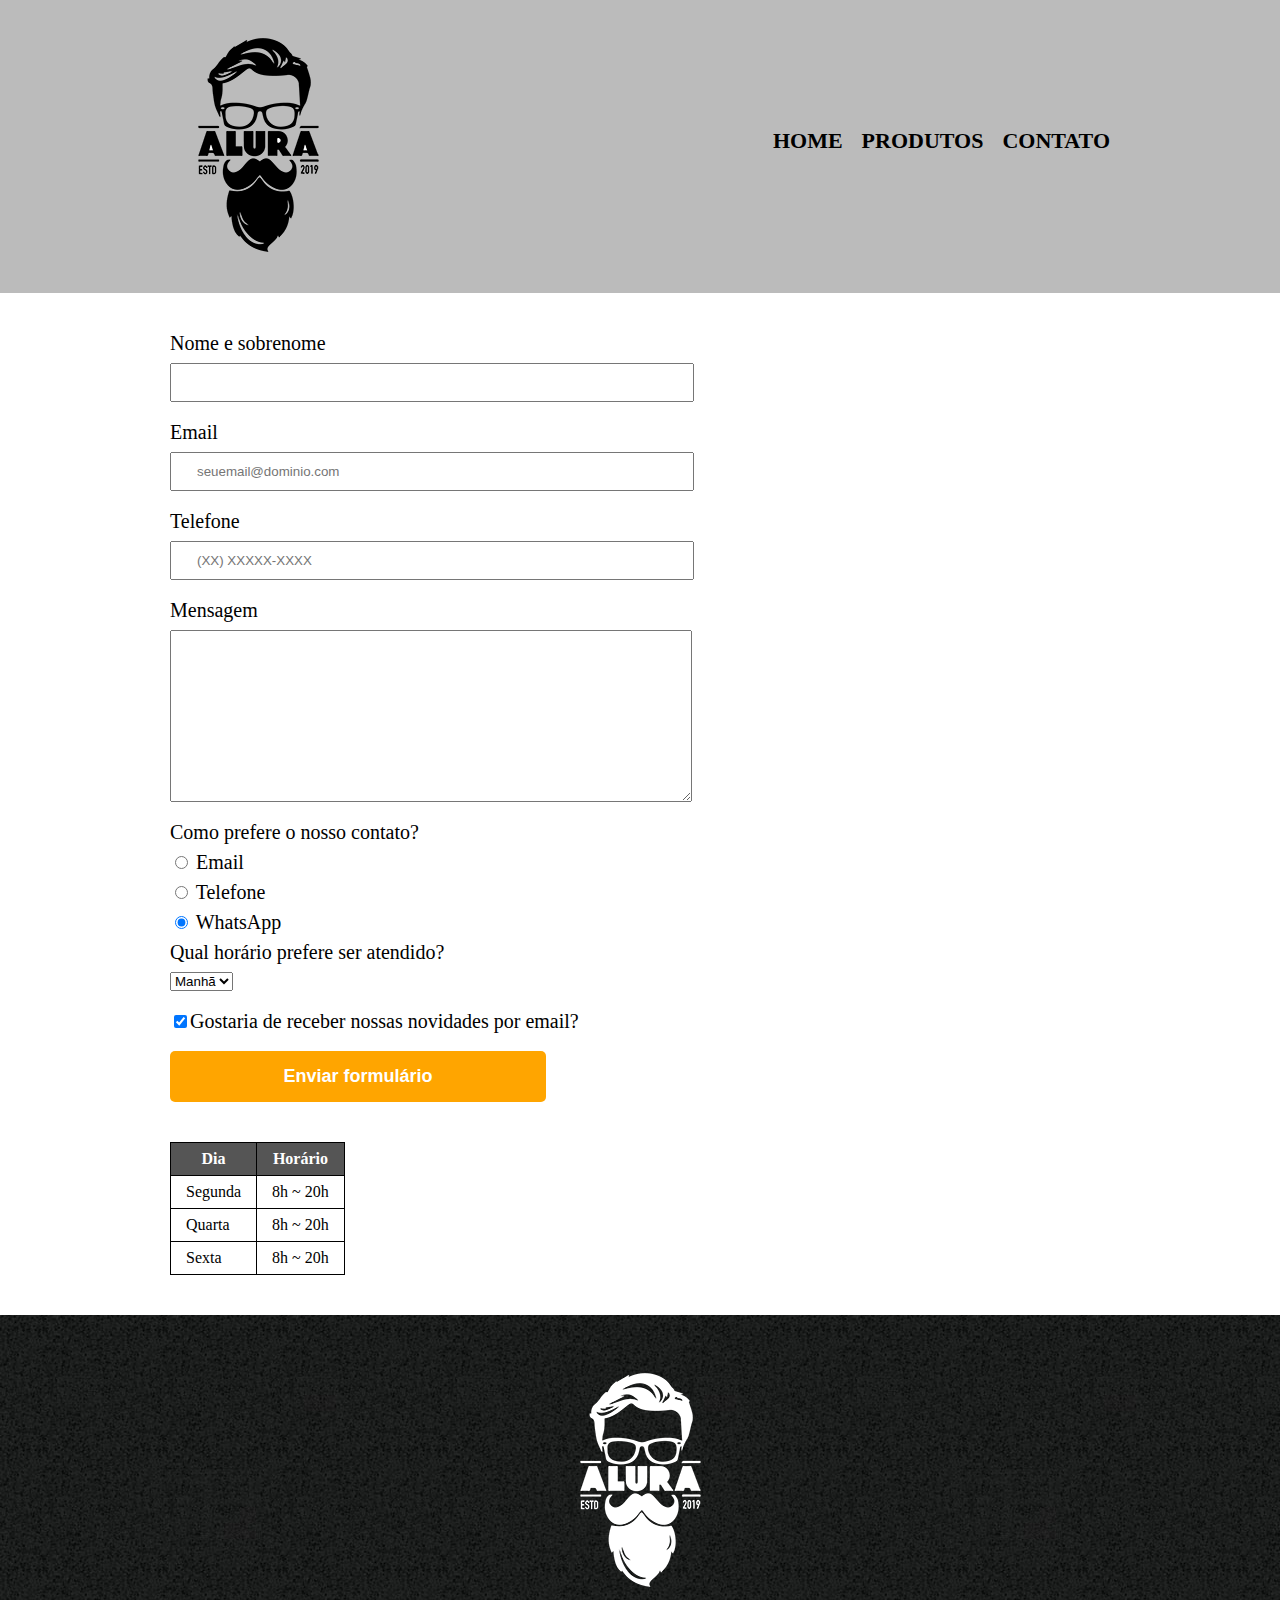
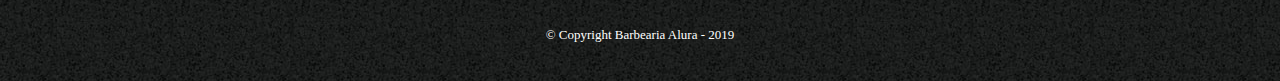
<file: Barbearia Alura 3/contato.html>
<!DOCTYPE html>
<html>
	<head>
		<meta charset="UTF-8">
		<title>Contato - Barbearia Alura</title>

		<link rel="stylesheet" href="reset.css">
		<link rel="stylesheet" href="style.css">
	</head>
	<body>
		<header>
			<div class="caixa">
				<h1><img src="logo.png" alt="Logo da Barbearia Alura"></h1>

				<nav>
					<ul>
						<li><a href="index.html">Home</a></li>
						<li><a href="produtos.html">Produtos</a></li>
						<li><a href="contato.html">Contato</a></li>
					</ul>
				</nav>
			</div>
		</header>

		<main>
			<form>
				<label for="nomesobrenome">Nome e sobrenome</label>
				<input type="text" id="nomesobrenome" class="input-padrao" required>

				<label for="email">Email</label>
				<input type="email" id="email" class="input-padrao" required placeholder="seuemail@dominio.com">

				<label for="telefone">Telefone</label>
				<input type="tel" id="telefone" class="input-padrao" required placeholder="(XX) XXXXX-XXXX">

				<label for="mensagem">Mensagem</label>
				<textarea cols="70" rows="10" id="mensagem" class="input-padrao" required></textarea>

				<fieldset>
					<legend>Como prefere o nosso contato?</legend>
					<label for="radio-email"><input type="radio" name="contato" value="email" id="radio-email"> Email</label>
					
					<label for="radio-telefone"><input type="radio" name="contato" value="telefone" id="radio-telefone"> Telefone</label>
					
					<label for="radio-whatsapp"><input type="radio" name="contato" value="whatsapp" id="radio-whatsapp" checked> WhatsApp</label>
				</fieldset>

				<fieldset>
					<legend>Qual horário prefere ser atendido?</legend>
					<select>
						<option>Manhã</option>
						<option>Tarde</option>
						<option>Noite</option>
					</select>
				</fieldset>

				<label class="checkbox"><input type="checkbox" checked>Gostaria de receber nossas novidades por email?</label>

				<input type="submit" value="Enviar formulário" class="enviar">
			</form>

			<table>
				<thead>
					<tr>
						<th>Dia</th>
						<th>Horário</th>
					</tr>
				</thead>
				<tbody>
					<tr>
						<td>Segunda</td>
						<td>8h ~ 20h</td>
					</tr>
					<tr>
						<td>Quarta</td>
						<td>8h ~ 20h</td>
					</tr>
					<tr>
						<td>Sexta</td>
						<td>8h ~ 20h</td>
					</tr>
				</tbody>
			</table>
		</main>

		<footer>
			<img src="logo-branco.png" alt="Logo da Barbearia Alura">
			<p class="copyright">&copy; Copyright Barbearia Alura - 2019</p>
		</footer>
	</body>
</html>
</file>
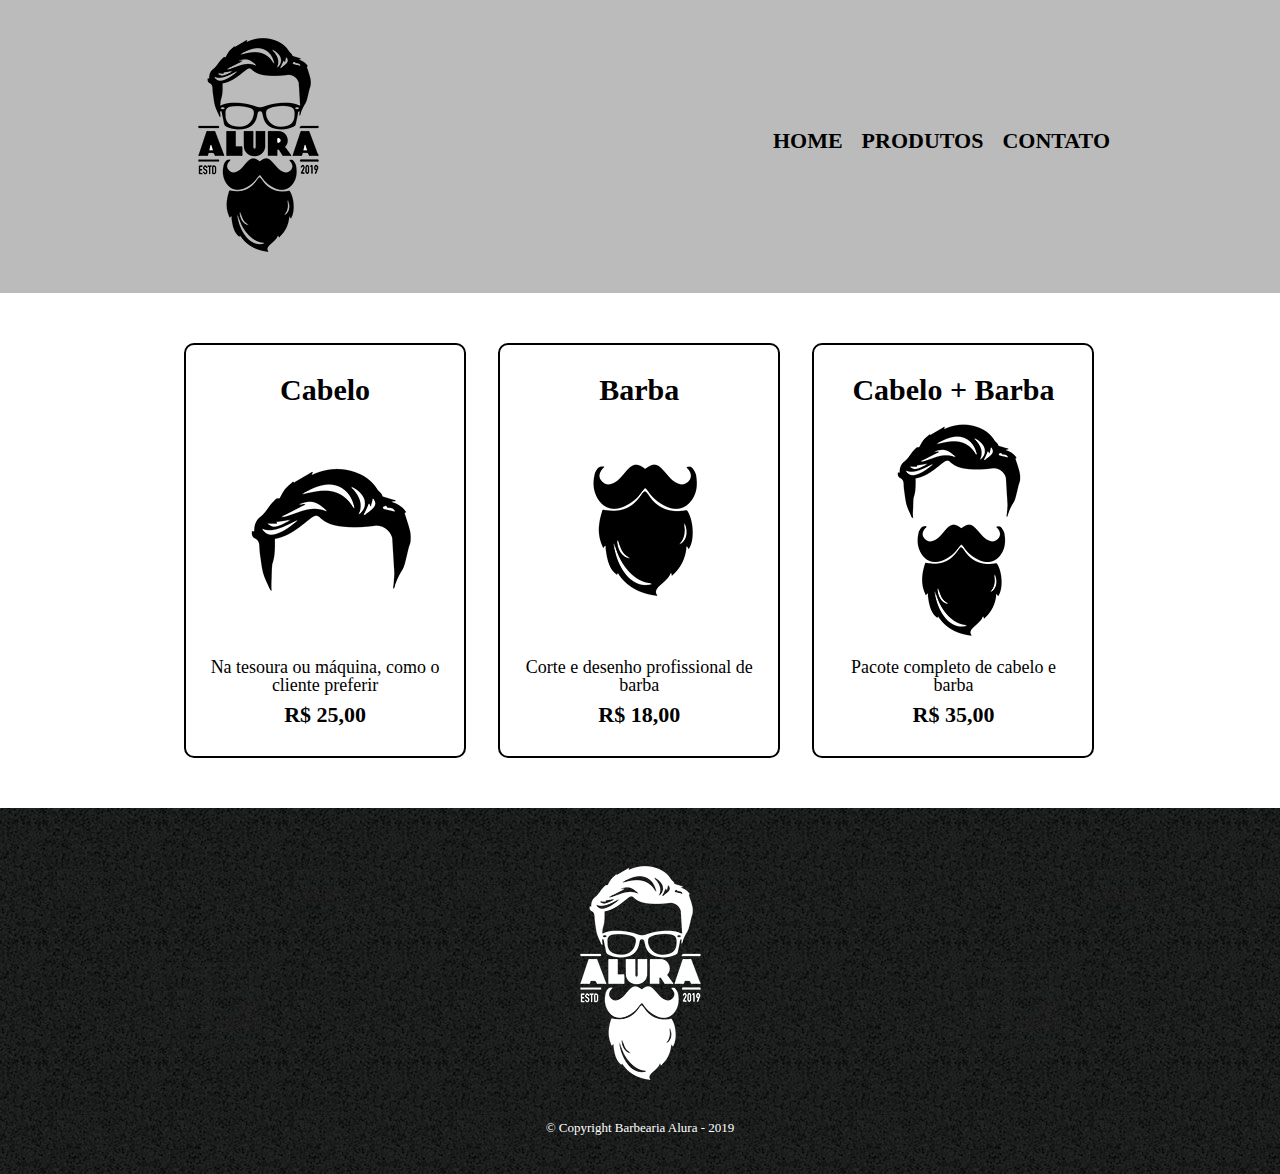
<file: Barbearia Alura 3/produtos.html>
<!DOCTYPE html>
<html>
	<head>
		<meta charset="UTF-8">
		<title>Produtos - Barbearia Alura</title>

		<link rel="stylesheet" href="reset.css">
		<link rel="stylesheet" href="style.css">
	</head>
	<body>
		<header>
			<div class="caixa">
				<h1><img src="logo.png"></h1>

				<nav>
					<ul>
						<li><a href="index.html">Home</a></li>
						<li><a href="produtos.html">Produtos</a></li>
						<li><a href="contato.html">Contato</a></li>
					</ul>
				</nav>
			</div>
		</header>

		<main>
			<ul class="produtos">
				<li>
					<h2>Cabelo</h2>
					<img src="cabelo.jpg">
					<p class="produto-descricao">Na tesoura ou máquina, como o cliente preferir</p>
					<p class="produto-preco">R$ 25,00</p>
				</li>
				<li>
					<h2>Barba</h2>
					<img src="barba.jpg">
					<p class="produto-descricao">Corte e desenho profissional de barba</p>
					<p class="produto-preco">R$ 18,00</p>
				</li>
				<li>
					<h2>Cabelo + Barba</h2>
					<img src="cabelo+barba.jpg">
					<p class="produto-descricao">Pacote completo de cabelo e barba</p>
					<p class="produto-preco">R$ 35,00</p>
				</li>
			</ul>
		</main>

		<footer>
			<img src="logo-branco.png">
			<p class="copyright">&copy; Copyright Barbearia Alura - 2019</p>
		</footer>
	</body>
</html>
</file>
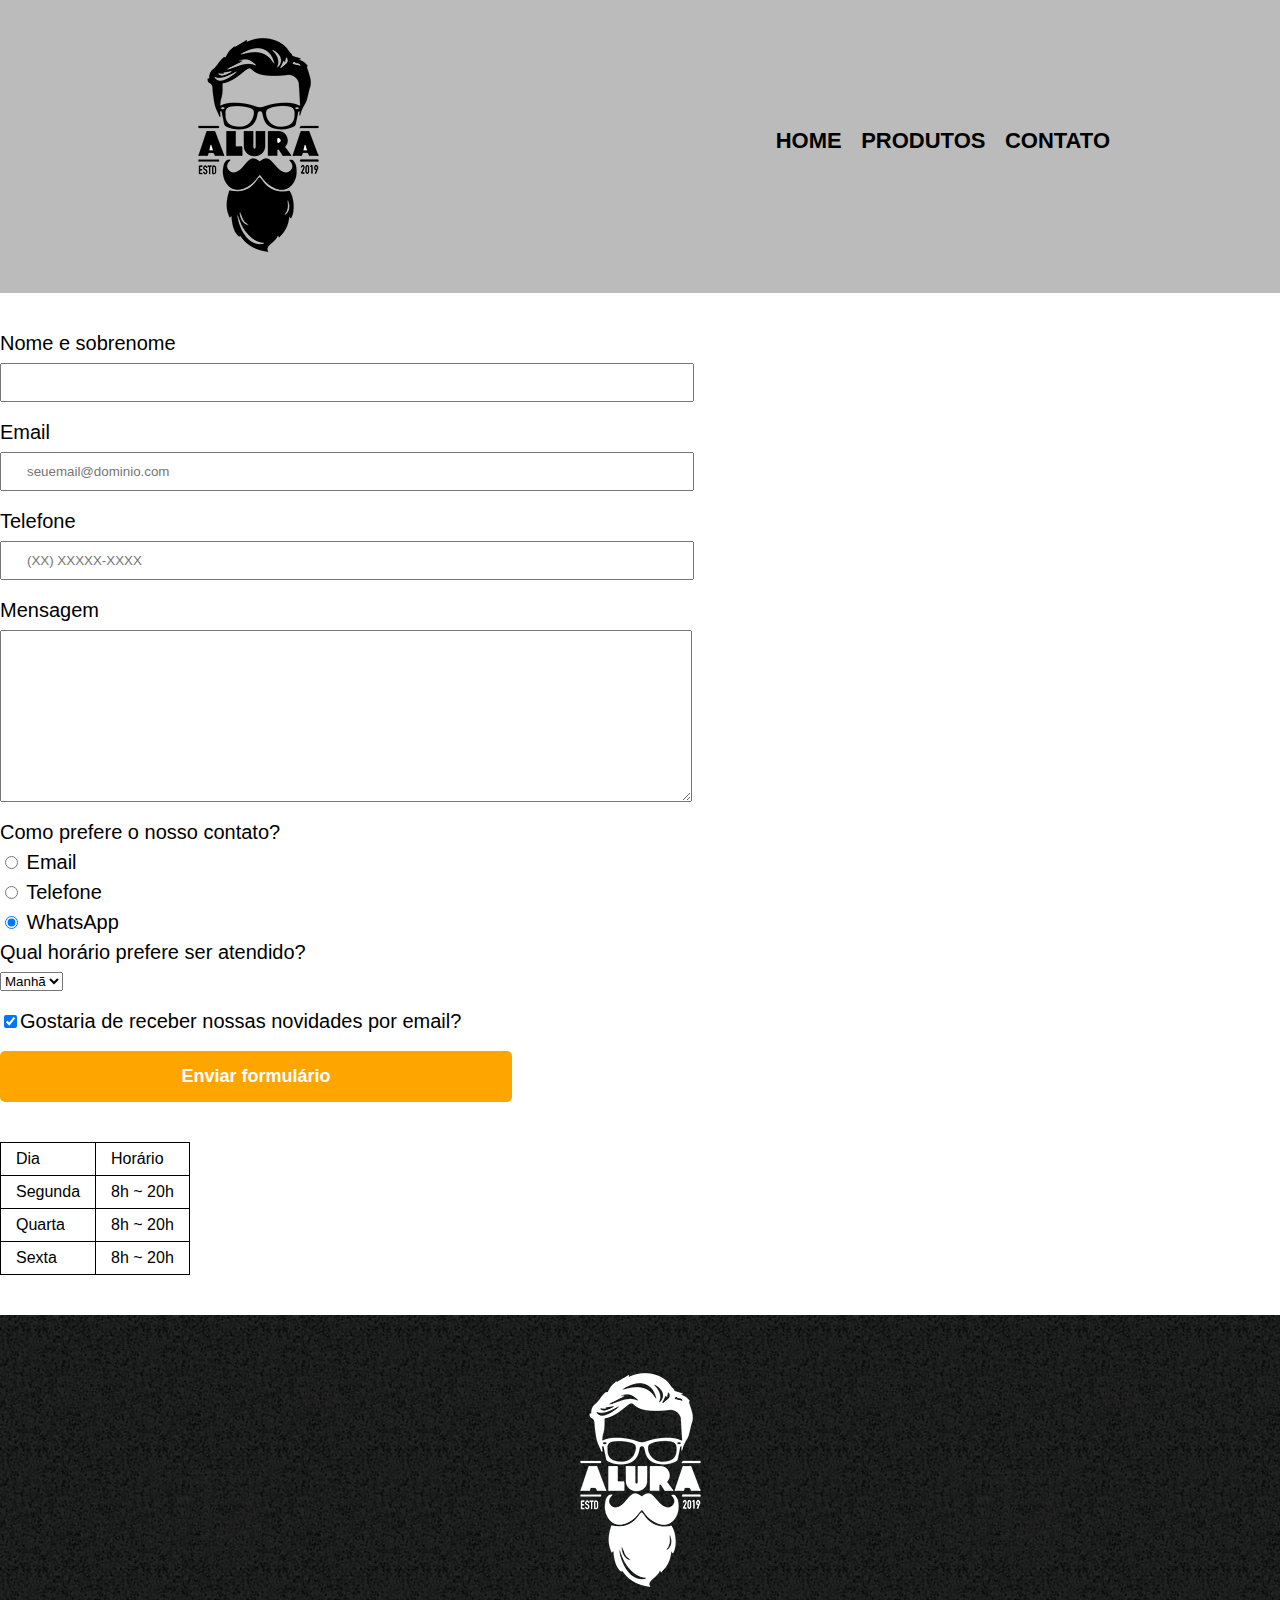
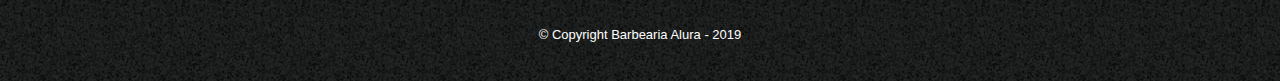
<file: Barbearia Alura 4 - Responsivo/contato.html>
<!DOCTYPE html>
<html>
	<head>
		<meta charset="UTF-8">
		<title>Contato - Barbearia Alura</title>

		<link rel="stylesheet" href="reset.css">
		<link rel="stylesheet" href="style.css">
	</head>
	<body>
		<header>
			<div class="caixa">
				<h1><img src="logo.png" alt="Logo da Barbearia Alura"></h1>

				<nav>
					<ul>
						<li><a href="index.html">Home</a></li>
						<li><a href="produtos.html">Produtos</a></li>
						<li><a href="contato.html">Contato</a></li>
					</ul>
				</nav>
			</div>
		</header>

		<main>
			<form>
				<label for="nomesobrenome">Nome e sobrenome</label>
				<input type="text" id="nomesobrenome" class="input-padrao" required>

				<label for="email">Email</label>
				<input type="email" id="email" class="input-padrao" required placeholder="seuemail@dominio.com">

				<label for="telefone">Telefone</label>
				<input type="tel" id="telefone" class="input-padrao" required placeholder="(XX) XXXXX-XXXX">

				<label for="mensagem">Mensagem</label>
				<textarea cols="70" rows="10" id="mensagem" class="input-padrao" required></textarea>

				<fieldset>
					<legend>Como prefere o nosso contato?</legend>
					<label for="radio-email"><input type="radio" name="contato" value="email" id="radio-email"> Email</label>
					
					<label for="radio-telefone"><input type="radio" name="contato" value="telefone" id="radio-telefone"> Telefone</label>
					
					<label for="radio-whatsapp"><input type="radio" name="contato" value="whatsapp" id="radio-whatsapp" checked> WhatsApp</label>
				</fieldset>

				<fieldset>
					<legend>Qual horário prefere ser atendido?</legend>
					<select>
						<option>Manhã</option>
						<option>Tarde</option>
						<option>Noite</option>
					</select>
				</fieldset>

				<label class="checkbox"><input type="checkbox" checked>Gostaria de receber nossas novidades por email?</label>

				<input type="submit" value="Enviar formulário" class="enviar">
			</form>

			<table>
				<tr>
					<td>Dia</td>
					<td>Horário</td>
				</tr>
				<tr>
					<td>Segunda</td>
					<td>8h ~ 20h</td>
				</tr>
				<tr>
					<td>Quarta</td>
					<td>8h ~ 20h</td>
				</tr>
				<tr>
					<td>Sexta</td>
					<td>8h ~ 20h</td>
				</tr>
			</table>
		</main>

		<footer>
			<img src="logo-branco.png" alt="Logo da Barbearia Alura">
			<p class="copyright">&copy; Copyright Barbearia Alura - 2019</p>
		</footer>
	</body>
</html>
</file>
<file: style.css>
#banner {
    width: 100%;
}

.principal {
    background: #CCCCCC;
    padding: 30px;
}

.titulo-principal {
    padding-left: 20px;
}

.titulo-centralizado {
    text-align: center
}

p {
    text-align: center;
}

#missao {
    font-size: 20px
}

em strong {
    color: #FF0000;
}

.beneficios {
    background-color: #fff;
}

ul {
    display: inline-block;
    vertical-align: top;
    width: 20%;
    margin-right: 15%;
}

.itens {
    font-style: italic;
}

.imagem-beneficios {
    width: 50%;
    padding: 20px;
}
</file>
<file: aluraplus/styles.css>
:root {
    --branco-principal: #FFFFFF;
    --cinza-secundario: #C0C0C0;
    --botao-azul: #167BF7;
    --cor-de-fundo: #00030C;
    --fonte-principal: 'Inter';
    --botao-azul-efeito: #3c92fa;
}

body {
    background-color: var(--cor-de-fundo);
    color: var(--branco-principal);
    font-family: var(--fonte-principal);
    font-size: 16px;
    font-weight: 400;
}

* {
    margin: 0;
    padding: 0;
}

.principal {
    background-image: url("img/Background.png");
    background-repeat: no-repeat;
    background-size: contain;
    align-items: center;
    text-align: center;
}

.container {
    height: 100vh;
    display: grid;
    grid-template-columns: 50% 50%;
}

.container__botao {
    background-color: var(--botao-azul);
    border-radius: 5px;
    padding: 1em;
    color: var(--branco-principal);
    display: block;
    text-decoration: none;
    margin-bottom: 1em;
}

.botao_secundario {
    background-color: transparent;
    border: 2px solid var(--branco-principal)
}

.container__aviso {
    font-size: 12px;
    color: var(--cinza-secundario);
}

.container__titulo {
    font-size: 28px;
    font-weight: 700;
}

.container__imagem {
    margin: 1em 0 2em 0;
}

.container__caixa {
    margin: 0 6em;
}

.secundario__imagem {
    width: 80%;
}

.secundario {
    align-items: center;
    margin: 0 10em;
}

.descricao__titulo {
    font-weight: 700;
    font-size: 48px;
    color: var(--branco-principal);
    margin-bottom: 0.1em;
}

.descricao__texto {
    color: var(--cinza-secundario);
}

.secundario__botao {
    display: inline-block;
    margin-top: 1em;
}

.container__descricao {
    padding: 2em;
}

.dispositivos__lista {
    display: flex;
    justify-content: center;
    list-style-type: none;
    margin: 5em 0;
}

.dispositivos {
    text-align: center;
}

.dispositivos__titulo {
    font-size: 48px;
    color: var(--branco-principal);
}

.lista__item {
    font-size: 32px;
    color: var(--branco-principal);
}

.rodape {
    text-align: center;
    margin: 5em 3em;
}

.rodape__lista {
    display: flex;
    justify-content: center;
    list-style-type: none;
    margin-top: 1em;
}

.lista__link a{
    text-decoration: none;
    color: var(--branco-principal);
    margin-left: 1em;
}

.rodape__texto {
    margin: 1em 0;
    color: var(--cinza-secundario);
    font-size: 14px;
}

.lista__link a:hover {
    color: var(--botao-azul);
}

.lista__link a:active {
    color: purple;
}

.container__botao:hover {
    background-color: var(--botao-azul-efeito);
    color: var(--cor-de-fundo);
}
</file>
<file: Barbearia Alura 3/style-home.css>
#banner {
	width:100%;
}

.principal{
	background: #CCCCCC;
	padding: 30px;
}

.titulo-principal {
	padding-left: 20px;
}

.titulo-centralizado {
	text-align: center
}

p {
	text-align: center;
}

#missao {
	font-size: 20px
}

em strong {
	color: #FF0000;
}

.itens {
	font-style: italic
}

.beneficios {
	background: #FFFFFF;
	padding: 20px;
}

ul {
	display: inline-block;
	vertical-align: top;
	width: 20%;
	margin-right: 15%;
}

.imagembeneficios {
	width: 50%;
}
</file>
<file: Barbearia Alura 4 - Responsivo/style.css>
body {
	font-family: 'Montserrat', sans-serif;
}

header {
	background: #BBBBBB;
	padding: 20px 0;
}

.caixa {
	position: relative;
	width: 940px;
	margin: 0 auto;
}

nav {
	position: absolute;
	top: 110px;
	right: 0;
}

nav li {
	display: inline;
	margin: 0 0 0 15px;
}

nav a {
	text-transform: uppercase;
	color: #000000;
	font-weight: bold;
	font-size: 22px;
	text-decoration: none;
}

nav a:hover {
	color: #C78C19;
	text-decoration: underline;
}

.produtos {
	width: 940px;
	margin: 0 auto;
	padding: 50px 0;
}

.produtos li {
	display: inline-block;
	text-align: center;
	width: 30%;
	vertical-align: top;
	margin: 0 1.5%;
	padding: 30px 20px;
	box-sizing: border-box;
	border: 2px solid #000000;
	border-radius: 10px;
}

.produtos li:hover {
	border-color: #C78C19;
}

.produtos li:active {
	border-color: #088C19;	
}

.produtos li:hover h2 {
	font-size: 34px;
}

.produtos h2 {
	font-size: 30px;
	font-weight: bold;
}

.produto-descricao {
	font-size: 18px;
}

.produto-preco {
	font-size: 22px;
	font-weight: bold;
	margin-top: 10px;
}

footer {
	text-align: center;
	background: url("bg.jpg");
	padding: 40px 0;
}

.copyright {
	color: #FFFFFF;
	font-size: 13px;
	margin: 20px 0 0;
}

main {
	
}

form {
	margin: 40px 0;
}

form label, form legend {
	display:block;
	font-size: 20px;
	margin: 0 0 10px;
}

.input-padrao {
	display: block;
	margin: 0 0 20px;
	padding: 10px 25px;
	width: 50%;
}

.checkbox {
	margin: 20px 0;
}

.enviar {
	width:40%;
	padding: 15px 0;
	background: orange;
	color: white;
	font-weight: bold;
	font-size: 18px;
	border: none;
	border-radius: 5px;
	transition: 1s all;
	cursor: pointer;
}

.enviar:hover {
	background: darkorange;
	transform: scale(1.2);
}

table {
	margin: 20px 0 40px;
}

thead {
	background: #555555;
	color: white;
	font-weight: bold;
}

td, th {
	border: 1px solid #000000;
	padding: 8px 15px;
}


/* css da página inicial */
.banner {
	width:100%;
}

.titulo-principal {
	text-align: center;
	font-size: 2em;
	margin: 0 0 1em;
	clear: left;
}

.principal {
	padding: 3em 0;
	background: #FEFEFE;
	width: 940px;
	margin: 0 auto;
}

.principal p {
	margin: 0 0 1em;
}

.principal strong {
	font-weight: bold;
}

.principal em {
	font-style: italic;
}

.utensilios {
	width: 120px;
	float: left;
	margin: 0 20px 20px 0;
}

.mapa {
	padding: 3em 0;
	background: linear-gradient(#FEFEFE, #888888);
}

.mapa-conteudo {
	width: 940px;
	margin: 0 auto;
}

.mapa p {
	margin: 0 0 2em;
	text-align: center;
}

.beneficios {
	padding: 3em 0;
	background: #888888;
}

.conteudo-beneficios {
	width: 640px;
	margin: 0 auto;
}

.lista-beneficios {
	width: 40%;
	display: inline-block;
	vertical-align: top;
}

.itens {
	line-height: 1.5;
}

.itens:first-child {
	font-weight: bold;
}

.itens:before {
	content: "🟊";
}

.imagem-beneficios {
	width: 60%;
	opacity: 1;
	transition: 400ms;
	box-shadow: 10px 10px 10px 0 #000000;
}

.imagem-beneficios:hover {
	opacity: 0.3;
}

.video {
	width: 560px;
	margin: 2em auto;
}

@media screen and (max-width: 480px) {
	.caixa, .principal, .conteudo-beneficios, .mapa-conteudo, .video {
		width: auto;
	}

	h1 {
		text-align: center;
	}

	nav {
		position: static;
	}

	.lista-beneficios, .imagem-beneficios {
		width: 100%;
	}
}
</file>
<file: Flex & Grid/assets/css/estilos.css>
@font-face {
    font-family: 'icones';
    src: url(../font/icones.ttf);
}

body {
    background-color: #1D232A;
    font-family: 'Open Sans', 'icones', sans-serif;
    color: #FFFFFF;
}

@media screen and (min-width: 1440px) {
    body {
        display: grid;
        grid-template-columns: auto 1fr;
    }
}

.cabecalho {
    display: flex;
    justify-content: space-between;
    align-items: center;
    background-color: #15191C;
    padding: 8px 16px;
    box-shadow: 0px 4px 4px rgba(0, 0, 0, 0.16);
}

.cabecalho__menu i::before {
    content: "\e904";
    font-size: 24px;
}

.cabecalho__notificacao i::before {
    content: "\e906";
    font-size: 24px;
}

.cabecalho__logo {
    width: 40px;
}

.cabecalho__perfil {
    display: none;
}

@media screen and (min-width: 1440px) {
    .cabecalho {
        background-color: #1D232A;
        display: grid;
        column-gap: 32px;
        grid-template-columns: 1fr auto;
        padding: 16px 60px;
        height: 80px;
        box-sizing: border-box;
        grid-column: 2;
    }

    .cabecalho__menu {
        display: none;
    }

    .cabecalho__logo {
        display: none;
    }

    .cabecalho__perfil {
        display: grid;
        grid-template-columns: repeat(3, auto);
        column-gap: 8px;
        align-items: center;
        justify-self: flex-end;
        color: #95999C;
        padding: 8px 32px;
        border-right: 1px solid #95999C;
    }

    .cabecalho__perfil::before {
        content: "";
        display: block;
        width: 32px;
        height: 32px;
        background-image: url(../img/profile_2.png);
        background-size: contain;
        background-repeat: no-repeat;
        background-position: center;
    }

    .cabecalho__perfil::after {
        content: "\e90d";
        color: #FFFFFF;
        font-size: 1.5rem;
    }
}

.menu-lateral {
    display: flex;
    flex-direction: column;
    background-color: #15191C;
    width: 75vw;
    height: 100vh;

    position: absolute;
    left: -100vw;
    transition: .25s;
}

.menu-lateral--ativo {
    left: 0;
    transition: .25s;
}

.menu-lateral__logo {
    width: 118px;
    align-self: center;
    padding: 16px;
}

.menu-lateral__link {
    height: 64px;
    color: #95999C;
    padding-left: 64px;
    display: flex;
    align-items: center;
}

.menu-lateral__link--ativo {
    color: #FFFFFF;
    padding-left: 56px;
    border-left: 8px solid #FFFFFF;
}

.menu-lateral__link::before {
    content: "\e900";
    width: 24px;
    height: 24px;
    font-size: 24px;
    position: absolute;
    left: 24px;
}

.menu-lateral__link--inicio::before {
    content: "\e902";
}

.menu-lateral__link--videos::before {
    content: "\e90e";
}

.menu-lateral__link--picos::before {
    content: "\e909";
}

.menu-lateral__link--integrantes::before {
    content: "\e903";
}

.menu-lateral__link--camisas::before {
    content: "\e900";
}

.menu-lateral__link--pinturas::before {
    content: "\e90a";
}

@media screen and (min-width: 1440px) {
    .menu-lateral {
        position: static;
        width: 200px;
        grid-column: 1;
        grid-row: 1 / span 2;
    }
}

.principal {
    padding: 24px 16px;
    display: grid;
    gap: 16px;
}

.titulo-pagina {
    font-size: 1.5rem;
    font-weight: 700;
}

.titulo-secao {
    font-size: 1.2rem;
    font-weight: 700;
}

@media screen and (min-width: 1440px) {
    .principal {
        display: grid;
        grid-template-columns: auto 1fr auto;
        grid-template-areas: 
            "titulo-pagina titulo-pagina titulo-pagina"
            "destaque-video destaque-video videos-recentes"
            "secao-videos secao-videos secao-videos"
            "produtos-recentes destaque-produtos destaque-produtos"
            "secao-produtos secao-produtos secao-produtos"       
        ;
        column-gap: 32px;
        padding: 16px 60px;
        grid-column: 2;
    }

    .titulo-secao {
        grid-column: span 4;
    }
}

.cartao {
    width: 100%;
    border-radius: 15px;
    overflow: hidden;
    background-color: #2C343A;
}

.cartao__imagem--desktop {
    display: none;
}

.cartao--destaque {
    margin-bottom: 16px;
}

.cartao__conteudo {
    padding: 16px;
    display: grid;
    grid-template-columns: auto 1fr;
    gap: 8px;
}

.cartao__destaque {
    grid-column: span 2;
}

.cartao__titulo {
    font-size: 1.2rem;
    font-weight: 700;
    grid-column: span 2;
}

.cartao__perfil {
    color: #95999C;
    font-size: 0.9rem;
    grid-column: span 2;
}

.cartao__info {
    display: flex;
    align-items: center;
    color: #95999C;
}

.cartao__info--tempo::before {
    content: "\e90c";
    margin-right: 8px;    
}

.cartao__info--visualizacao::before {
    content: "\e90f";
    margin-right: 8px;    
}

.cartao__botao {
    display: flex;
    justify-content: center;
    align-items: center;
    background-color: #0480DC;
    width: 40px;
    height: 40px;
    border-radius: 10px;
    font-size: 0.9rem;
    justify-self: flex-end;
}

.cartao__botao--play::before {
    content: "\e90b";
    font-size: 24px;
}

.cartao__botao--destaque {
    width: 100%;
    grid-column: span 2;
}

.cartao__botao--destaque::before {
    margin-right: 8px;
}

.cartao--recentes {
    display: none;
}

@media screen and (min-width: 1440px) {
    .cartao--destaque {
        margin-bottom: 0;
    }

    .cartao__imagem--mobile {
        display: none;
    }

    .cartao__imagem--desktop {
        display: block;
    }

    .cartao__botao--destaque {
        grid-column: auto;
        padding: 16px 8px;
    }

    .cartao--recentes {
        display: grid;
        grid-template-columns: auto auto;
        align-items: center;
        row-gap: 24px;
        width: 256px;
        padding: 16px;
        box-sizing: border-box;
        align-self: flex-start;
    }

    .cartao--recentes .cartao__titulo {
        grid-column: auto;
    }

    .cartao__link {
        font-size: 0.8rem;
        font-weight: 600;
        color: #0480DC;
        justify-self: flex-end;
    }
    
    .cartao__lista {
        display: grid;
        row-gap: 16px;
        grid-column: span 2;
    }

    .cartao__item {
        display: grid;
        grid-template-columns: auto 1fr;
        gap: 8px;
    }

    .cartao__item-thumbnail {
        width: 32px;
        grid-row: span 2;
    }

    .cartao__item-titulo {
        font-size: 0.9rem;
        line-height: 1.2rem;
        font-weight: 700;
    }

    .cartao__item-perfil {
        font-size: 0.8rem;
        color: #95999C;
    }
}

.secao {
    display: grid;
    gap: 16px;
}

@media screen and (min-width: 1440px) {
    .secao {
        grid-template-columns: repeat(4, 1fr);
    }

    .destaque-video {
        grid-area: destaque-video;
    }
    
    .videos-recentes {
        grid-area: videos-recentes;
    }
    
    .secao-videos {
        grid-area: secao-videos;
    }
    
    .destaque-produtos {
        grid-area: destaque-produtos;
    }
    
    .produtos-recentes {
        grid-area: produtos-recentes;
    }
    
    .secao-produtos {
        grid-area: secao-produtos;
    }
}
</file>
<file: Barbearia Alura 3/style.css>
header {
	background: #BBBBBB;
	padding: 20px 0;
}

.caixa {
	position: relative;
	width: 940px;
	margin: 0 auto;
}

nav {
	position: absolute;
	top: 110px;
	right: 0;
}

nav li {
	display: inline;
	margin: 0 0 0 15px;
}

nav a {
	text-transform: uppercase;
	color: #000000;
	font-weight: bold;
	font-size: 22px;
	text-decoration: none;
}

nav a:hover {
	color: #C78C19;
	text-decoration: underline;
}

.produtos {
	width: 940px;
	margin: 0 auto;
	padding: 50px 0;
}

.produtos li {
	display: inline-block;
	text-align: center;
	width: 30%;
	vertical-align: top;
	margin: 0 1.5%;
	padding: 30px 20px;
	box-sizing: border-box;
	border: 2px solid #000000;
	border-radius: 10px;
}

.produtos li:hover {
	border-color: #C78C19;
}

.produtos li:active {
	border-color: #088C19;	
}

.produtos li:hover h2 {
	font-size: 34px;
}

.produtos h2 {
	font-size: 30px;
	font-weight: bold;
}

.produto-descricao {
	font-size: 18px;
}

.produto-preco {
	font-size: 22px;
	font-weight: bold;
	margin-top: 10px;
}

footer {
	text-align: center;
	background: url("bg.jpg");
	padding: 40px 0;
}

.copyright {
	color: #FFFFFF;
	font-size: 13px;
	margin: 20px 0 0;
}

main {
	width: 940px;
	margin: 0 auto;
}

form {
	margin: 40px 0;
}

form label, form legend {
	display:block;
	font-size: 20px;
	margin: 0 0 10px;
}

.input-padrao {
	display: block;
	margin: 0 0 20px;
	padding: 10px 25px;
	width: 50%;
}

.checkbox {
	margin: 20px 0;
}

.enviar {
	width:40%;
	padding: 15px 0;
	background: orange;
	color: white;
	font-weight: bold;
	font-size: 18px;
	border: none;
	border-radius: 5px;
	transition: 1s all;
	cursor: pointer;
}

.enviar:hover {
	background: darkorange;
	transform: scale(1.2);
}

table {
	margin: 20px 0 40px;
}

thead {
	background: #555555;
	color: white;
	font-weight: bold;
}

td, th {
	border: 1px solid #000000;
	padding: 8px 15px;
}
</file>
